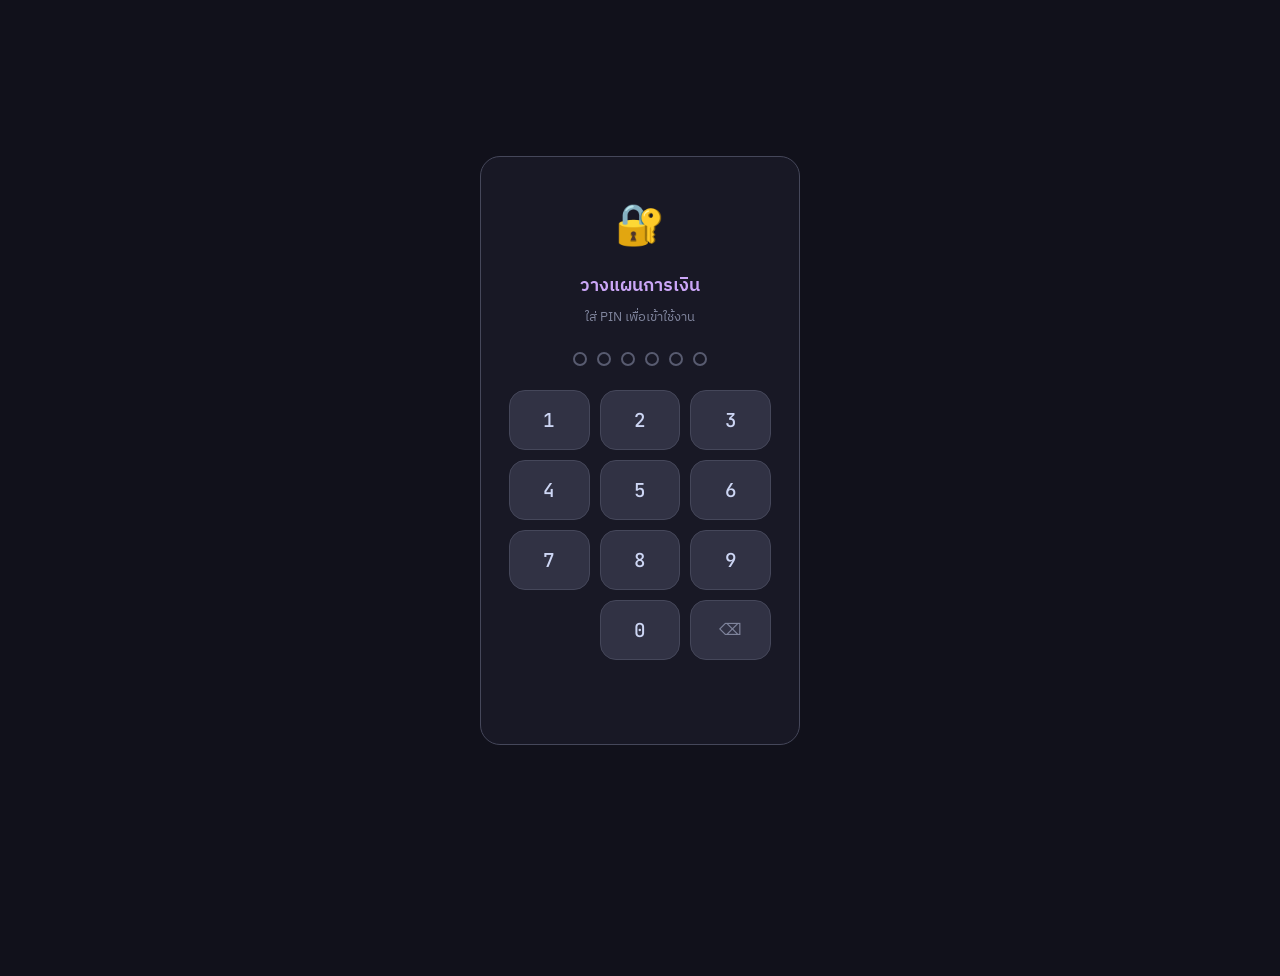
<file: index.html>
<!DOCTYPE html>
<html lang="th">
<head>
<meta charset="UTF-8">
<meta name="viewport" content="width=device-width, initial-scale=1.0">
<title>วางแผนการเงิน</title>
<link rel="preconnect" href="https://fonts.googleapis.com">
<link href="https://fonts.googleapis.com/css2?family=IBM+Plex+Sans+Thai:wght@300;400;500;600;700&family=JetBrains+Mono:wght@400;500;600&display=swap" rel="stylesheet">
<link rel="stylesheet" href="style.css">
<link rel="manifest" href="manifest.webmanifest">
<meta name="theme-color" content="#11111b">
<link rel="apple-touch-icon" href="apple-touch-icon.png">
<meta name="apple-mobile-web-app-capable" content="yes">
<meta name="apple-mobile-web-app-status-bar-style" content="black-translucent">
<meta name="apple-mobile-web-app-title" content="วางแผนการเงิน">
</head>
<body>

<!-- PIN Screen -->
<div id="pinScreen">
  <div class="pin-card">
    <div class="pin-icon">🔐</div>
    <div class="pin-title">วางแผนการเงิน</div>
    <div class="pin-subtitle">ใส่ PIN เพื่อเข้าใช้งาน</div>
    <div class="pin-dots" id="pinDots">
      <div class="pin-dot"></div>
      <div class="pin-dot"></div>
      <div class="pin-dot"></div>
      <div class="pin-dot"></div>
      <div class="pin-dot"></div>
      <div class="pin-dot"></div>
    </div>
    <div class="pin-numpad" id="pinNumpad"></div>
    <div class="pin-error" id="pinError"></div>
    <div class="pin-loading" id="pinLoading"></div>
  </div>
</div>

<!-- Main App -->
<div id="mainApp">
  <div class="app">
    <div class="app-header">
      <div class="header-top">
        <div class="header-title" id="appTitle">💰 วางแผนการเงิน</div>
        <div class="header-right">
          <div class="sync-status">
            <div class="sync-dot" id="syncDot"></div>
            <span id="syncLabel" style="color:var(--overlay1)">—</span>
          </div>
          <button class="logout-btn" id="logoutBtn" title="ออกจากระบบ">🔒 ล็อค</button>
        </div>
      </div>
      <div class="month-nav" id="monthNav">
        <button class="nav-btn" id="prevMonthBtn">‹</button>
        <div class="month-label" id="monthLabel">—</div>
        <button class="nav-btn" id="nextMonthBtn">›</button>
      </div>
    </div>

    <div class="tab-page" id="tabPlan">

    <div class="card summary-card">
      <div class="card-title"><span class="dot" style="background:var(--mauve)"></span>สรุปภาพรวม</div>
      <div class="summary-grid">
        <div class="summary-item">
          <div class="summary-item-label">รายได้คาดการณ์</div>
          <div class="summary-item-value" style="color:var(--green)" id="sumIncome">฿0</div>
          <div class="summary-item-sub" id="sumIncomeReceived">ได้รับแล้ว ฿0</div>
        </div>
        <div class="summary-item">
          <div class="summary-item-label">รายจ่ายทั้งหมด</div>
          <div class="summary-item-value" style="color:var(--maroon)" id="sumExpense">฿0</div>
          <div class="summary-item-sub" id="sumExpensePaid">จ่ายแล้ว ฿0</div>
        </div>
      </div>
      <div class="balance-block">
        <div>
          <div class="balance-label">ยอดคงเหลือคาดการณ์</div>
          <div class="balance-value" id="balanceValue">฿0</div>
        </div>
        <span class="badge" id="balanceBadge">—</span>
      </div>
      <div id="copyBanner" style="display:none;margin-top:12px;">
        <button class="btn btn-copy" id="copyFromPrevBtn">📋 คัดลอกรายการจากเดือนก่อนหน้า</button>
      </div>
    </div>

    <div class="card">
      <div class="card-title-row">
        <div class="card-title"><span class="dot" style="background:var(--green)"></span>รายได้เดือนนี้</div>
        <button class="btn btn-copy btn-sm" id="copyIncomeBtn">📋 คัดลอกรายได้</button>
      </div>
      <button class="settings-toggle" id="settingsToggle">⚙ ค่าแรงต่อวัน & ภาษี <span id="settingsChevron">▾</span></button>
      <div class="settings-body" id="settingsBody">
        <div class="settings-row">
          <div class="field-group">
            <div class="field-label">ค่าแรงต่อวัน (บาท)</div>
            <input type="number" id="dailyWage" placeholder="เช่น 800" min="0">
          </div>
          <div class="field-group">
            <div class="field-label">ภาษีหัก ณ ที่จ่าย (%)</div>
            <input type="number" id="taxRate" placeholder="เช่น 3" min="0" max="100" step="0.1">
          </div>
          <button class="btn btn-ghost btn-sm" id="saveProfileBtn" style="margin-bottom:1px">บันทึก</button>
        </div>
        <div style="margin-top:8px;font-size:.75rem;color:var(--overlay1)" id="profileStatus"></div>
        <hr class="divider">
      </div>
      <div class="mode-tabs">
        <button class="mode-tab active" data-mode="manual">กรอกเอง</button>
        <button class="mode-tab" data-mode="calc">คำนวณจากวันทำงาน</button>
      </div>
      <div id="modeManual" class="add-form">
        <div class="add-row">
          <input type="text" id="incomeNameManual" placeholder="ชื่อรายการรายได้" style="flex:2">
          <input type="number" id="incomeAmountManual" placeholder="จำนวน (บาท)" style="flex:1">
        </div>
        <button class="btn btn-green btn-sm" id="addIncomeManualBtn">+ เพิ่มรายได้</button>
      </div>
      <div id="modeCalc" class="add-form" style="display:none">
        <div class="add-row">
          <input type="text" id="incomeNameCalc" placeholder="ชื่อรายการ" style="flex:2">
          <input type="number" id="workDays" placeholder="จำนวนวัน" style="flex:1" min="0">
        </div>
        <div class="preview-box" id="calcPreview"></div>
        <button class="btn btn-green btn-sm" id="addIncomeCalcBtn">+ เพิ่มรายได้</button>
      </div>
      <hr class="divider">
      <div class="item-list" id="incomeList"></div>
    </div>

    <div class="card">
      <div class="card-title-row">
        <div class="card-title"><span class="dot" style="background:var(--maroon)"></span>รายจ่ายเดือนนี้</div>
        <button class="btn btn-copy btn-sm" id="copyExpenseBtn">📋 คัดลอกรายจ่าย</button>
      </div>
      <div class="add-form">
        <div class="add-row">
          <input type="text" id="expenseName" placeholder="ชื่อรายการ" style="flex:2">
          <input type="number" id="expenseAmount" placeholder="จำนวน (บาท)" style="flex:1">
        </div>
        <div class="add-row" style="align-items:center">
          <div class="field-group">
            <div class="field-label">วันที่กำหนดจ่าย (ไม่บังคับ)</div>
            <input type="number" id="expenseDueDay" placeholder="วันที่ 1-31" min="1" max="31">
          </div>
          <button class="btn btn-primary btn-sm" id="addExpenseBtn" style="margin-top:16px">+ เพิ่มรายจ่าย</button>
        </div>
      </div>
      <hr class="divider">
      <div class="item-list" id="expenseList"></div>
    </div>

    </div>

    <div class="tab-page" id="tabCalendar" style="display:none">
      <div class="card">
        <div class="card-title-row">
          <div class="card-title"><span class="dot" style="background:var(--blue)"></span>ปฏิทิน</div>
        </div>
        <div class="cal-nav">
          <button class="nav-btn" id="calPrevBtn">‹</button>
          <div class="month-label" id="calMonthLabel">—</div>
          <button class="nav-btn" id="calNextBtn">›</button>
        </div>
        <div class="cal-weekdays">
          <span>อา</span><span>จ</span><span>อ</span><span>พ</span><span>พฤ</span><span>ศ</span><span>ส</span>
        </div>
        <div class="cal-grid" id="calGrid"></div>
      </div>
      <div class="card">
        <div class="card-title" id="calNoteTitle"><span class="dot" style="background:var(--mauve)"></span>บันทึกประจำวัน</div>
        <textarea id="calNoteText" class="cal-note-input" rows="4" placeholder="วันนี้ต้องทำอะไรบ้าง..."></textarea>
        <button class="btn btn-primary btn-sm" id="calNoteSaveBtn" style="margin-top:10px">บันทึก</button>
      </div>
    </div>

    <div class="tab-page" id="tabTodo" style="display:none">
      <div class="card">
        <div class="card-title-row">
          <div class="card-title"><span class="dot" style="background:var(--green)"></span>งานที่ต้องทำ</div>
        </div>
        <div class="add-row">
          <input type="text" id="todoNameInput" placeholder="ต้องทำอะไร..." style="flex:1">
          <button class="btn btn-green btn-sm" id="addTodoBtn">+ เพิ่ม</button>
        </div>
        <hr class="divider">
        <div class="item-list" id="todoList"></div>
      </div>
    </div>

    <div class="tab-page" id="tabSettings" style="display:none">
      <div class="card">
        <div class="card-title"><span class="dot" style="background:var(--peach)"></span>ค่าแรง & ภาษี</div>
        <div class="settings-row" style="flex-direction:column;align-items:stretch;gap:12px">
          <div class="field-group">
            <div class="field-label">ค่าแรงต่อวัน (บาท)</div>
            <input type="number" id="dailyWage2" placeholder="เช่น 800" min="0">
          </div>
          <div class="field-group">
            <div class="field-label">ภาษีหัก ณ ที่จ่าย (%)</div>
            <input type="number" id="taxRate2" placeholder="เช่น 3" min="0" max="100" step="0.1">
          </div>
          <button class="btn btn-primary btn-sm" id="saveProfileBtn2">บันทึก</button>
        </div>
        <div style="margin-top:10px;font-size:.75rem;color:var(--overlay1)" id="profileStatus2"></div>
      </div>
      <div class="card">
        <button class="btn btn-ghost" id="lockAppBtn2" style="width:100%;color:var(--red)">🔒 ล็อกแอป</button>
      </div>
      <div class="card">
        <div style="font-size:.78rem;color:var(--overlay0);line-height:1.6">
          ข้อมูลทั้งหมด (วางแผนรายเดือน / ปฏิทิน / งานที่ต้องทำ / ค่าแรง-ภาษี) sync ขึ้น Google Sheet ทุกอย่าง
        </div>
      </div>
    </div>

  </div>

  <nav class="bottom-nav">
    <button class="bn-btn active" data-tab="plan"><span class="bn-icon">💰</span><span>วางแผน</span></button>
    <button class="bn-btn" data-tab="calendar"><span class="bn-icon">📅</span><span>ปฏิทิน</span></button>
    <button class="bn-btn" data-tab="todo"><span class="bn-icon">✅</span><span>งาน</span></button>
    <button class="bn-btn" data-tab="settings"><span class="bn-icon">⚙️</span><span>ตั้งค่า</span></button>
  </nav>
</div>

<div class="modal-overlay" id="pasteModal">
  <div class="modal">
    <div class="modal-title" id="pasteModalTitle">วางรายการไปยังเดือน</div>
    <div class="modal-body">
      <div style="font-size:.8rem;color:var(--subtext0)" id="pasteModalDesc"></div>
      <div class="year-row">
        <button class="nav-btn" id="pasteYearPrev">‹</button>
        <div class="year-val" id="pasteYearLabel">—</div>
        <button class="nav-btn" id="pasteYearNext">›</button>
      </div>
      <div class="month-grid" id="pasteMonthGrid"></div>
    </div>
    <div class="modal-footer">
      <button class="btn btn-ghost btn-sm" id="pasteModalCancel">ยกเลิก</button>
      <button class="btn btn-primary btn-sm" id="pasteModalConfirm">วางรายการ</button>
    </div>
  </div>
</div>

<div class="toast" id="toast"></div>

<script src="app.js"></script>
</body>
</html>
</file>
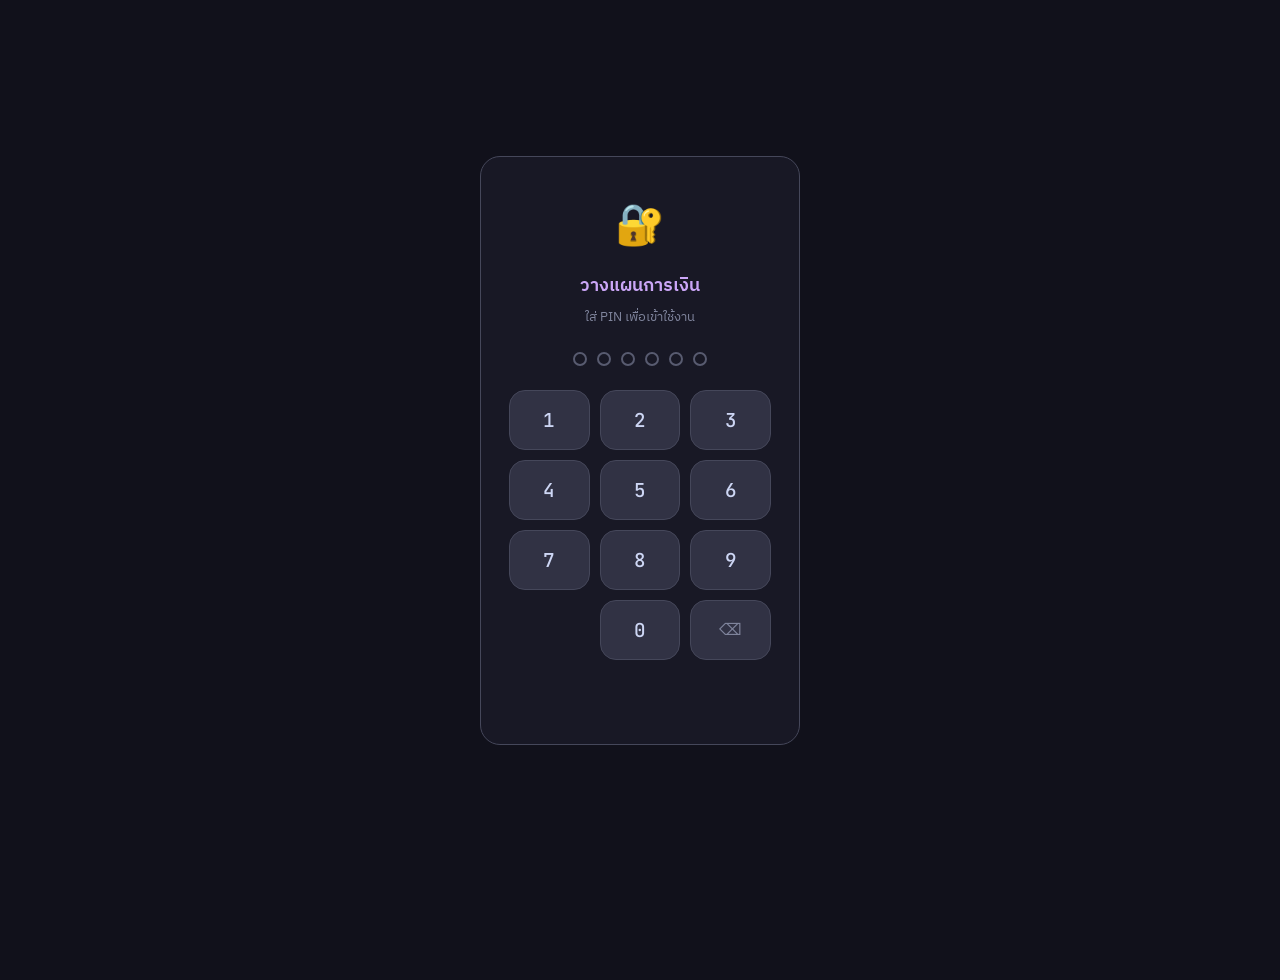
<file: legacy/index.html>
<!DOCTYPE html>
<html lang="th">
<head>
<meta charset="UTF-8">
<meta name="viewport" content="width=device-width, initial-scale=1.0">
<title>วางแผนการเงิน</title>
<link rel="preconnect" href="https://fonts.googleapis.com">
<link href="https://fonts.googleapis.com/css2?family=IBM+Plex+Sans+Thai:wght@300;400;500;600;700&family=JetBrains+Mono:wght@400;500;600&display=swap" rel="stylesheet">
<link rel="stylesheet" href="style.css">
</head>
<body>

<!-- PIN Screen -->
<div id="pinScreen">
  <div class="pin-card">
    <div class="pin-icon">🔐</div>
    <div class="pin-title">วางแผนการเงิน</div>
    <div class="pin-subtitle">ใส่ PIN เพื่อเข้าใช้งาน</div>
    <div class="pin-dots" id="pinDots">
      <div class="pin-dot"></div>
      <div class="pin-dot"></div>
      <div class="pin-dot"></div>
      <div class="pin-dot"></div>
      <div class="pin-dot"></div>
      <div class="pin-dot"></div>
    </div>
    <div class="pin-numpad" id="pinNumpad"></div>
    <div class="pin-error" id="pinError"></div>
    <div class="pin-loading" id="pinLoading"></div>
  </div>
</div>

<!-- Main App -->
<div id="mainApp">
  <div class="app">
    <div class="app-header">
      <div class="header-top">
        <div class="header-title">💰 วางแผนการเงิน</div>
        <div class="header-right">
          <div class="sync-status">
            <div class="sync-dot" id="syncDot"></div>
            <span id="syncLabel" style="color:var(--overlay1)">—</span>
          </div>
          <button class="logout-btn" id="logoutBtn" title="ออกจากระบบ">🔒 ล็อค</button>
        </div>
      </div>
      <div class="month-nav">
        <button class="nav-btn" id="prevMonthBtn">‹</button>
        <div class="month-label" id="monthLabel">—</div>
        <button class="nav-btn" id="nextMonthBtn">›</button>
      </div>
    </div>

    <div class="card summary-card">
      <div class="card-title"><span class="dot" style="background:var(--mauve)"></span>สรุปภาพรวม</div>
      <div class="summary-grid">
        <div class="summary-item">
          <div class="summary-item-label">รายได้คาดการณ์</div>
          <div class="summary-item-value" style="color:var(--green)" id="sumIncome">฿0</div>
          <div class="summary-item-sub" id="sumIncomeReceived">ได้รับแล้ว ฿0</div>
        </div>
        <div class="summary-item">
          <div class="summary-item-label">รายจ่ายทั้งหมด</div>
          <div class="summary-item-value" style="color:var(--maroon)" id="sumExpense">฿0</div>
          <div class="summary-item-sub" id="sumExpensePaid">จ่ายแล้ว ฿0</div>
        </div>
      </div>
      <div class="balance-block">
        <div>
          <div class="balance-label">ยอดคงเหลือคาดการณ์</div>
          <div class="balance-value" id="balanceValue">฿0</div>
        </div>
        <span class="badge" id="balanceBadge">—</span>
      </div>
      <div id="copyBanner" style="display:none;margin-top:12px;">
        <button class="btn btn-copy" id="copyFromPrevBtn">📋 คัดลอกรายการจากเดือนก่อนหน้า</button>
      </div>
    </div>

    <div class="card">
      <div class="card-title-row">
        <div class="card-title"><span class="dot" style="background:var(--green)"></span>รายได้เดือนนี้</div>
        <button class="btn btn-copy btn-sm" id="copyIncomeBtn">📋 คัดลอกรายได้</button>
      </div>
      <button class="settings-toggle" id="settingsToggle">⚙ ค่าแรงต่อวัน & ภาษี <span id="settingsChevron">▾</span></button>
      <div class="settings-body" id="settingsBody">
        <div class="settings-row">
          <div class="field-group">
            <div class="field-label">ค่าแรงต่อวัน (บาท)</div>
            <input type="number" id="dailyWage" placeholder="เช่น 800" min="0">
          </div>
          <div class="field-group">
            <div class="field-label">ภาษีหัก ณ ที่จ่าย (%)</div>
            <input type="number" id="taxRate" placeholder="เช่น 3" min="0" max="100" step="0.1">
          </div>
          <button class="btn btn-ghost btn-sm" id="saveProfileBtn" style="margin-bottom:1px">บันทึก</button>
        </div>
        <div style="margin-top:8px;font-size:.75rem;color:var(--overlay1)" id="profileStatus"></div>
        <hr class="divider">
      </div>
      <div class="mode-tabs">
        <button class="mode-tab active" data-mode="manual">กรอกเอง</button>
        <button class="mode-tab" data-mode="calc">คำนวณจากวันทำงาน</button>
      </div>
      <div id="modeManual" class="add-form">
        <div class="add-row">
          <input type="text" id="incomeNameManual" placeholder="ชื่อรายการรายได้" style="flex:2">
          <input type="number" id="incomeAmountManual" placeholder="จำนวน (บาท)" style="flex:1">
        </div>
        <button class="btn btn-green btn-sm" id="addIncomeManualBtn">+ เพิ่มรายได้</button>
      </div>
      <div id="modeCalc" class="add-form" style="display:none">
        <div class="add-row">
          <input type="text" id="incomeNameCalc" placeholder="ชื่อรายการ" style="flex:2">
          <input type="number" id="workDays" placeholder="จำนวนวัน" style="flex:1" min="0">
        </div>
        <div class="preview-box" id="calcPreview"></div>
        <button class="btn btn-green btn-sm" id="addIncomeCalcBtn">+ เพิ่มรายได้</button>
      </div>
      <hr class="divider">
      <div class="item-list" id="incomeList"></div>
    </div>

    <div class="card">
      <div class="card-title-row">
        <div class="card-title"><span class="dot" style="background:var(--maroon)"></span>รายจ่ายเดือนนี้</div>
        <button class="btn btn-copy btn-sm" id="copyExpenseBtn">📋 คัดลอกรายจ่าย</button>
      </div>
      <div class="add-form">
        <div class="add-row">
          <input type="text" id="expenseName" placeholder="ชื่อรายการ" style="flex:2">
          <input type="number" id="expenseAmount" placeholder="จำนวน (บาท)" style="flex:1">
        </div>
        <div class="add-row" style="align-items:center">
          <div class="field-group">
            <div class="field-label">วันที่กำหนดจ่าย (ไม่บังคับ)</div>
            <input type="number" id="expenseDueDay" placeholder="วันที่ 1-31" min="1" max="31">
          </div>
          <button class="btn btn-primary btn-sm" id="addExpenseBtn" style="margin-top:16px">+ เพิ่มรายจ่าย</button>
        </div>
      </div>
      <hr class="divider">
      <div class="item-list" id="expenseList"></div>
    </div>
  </div>
</div>

<div class="modal-overlay" id="pasteModal">
  <div class="modal">
    <div class="modal-title" id="pasteModalTitle">วางรายการไปยังเดือน</div>
    <div class="modal-body">
      <div style="font-size:.8rem;color:var(--subtext0)" id="pasteModalDesc"></div>
      <div class="year-row">
        <button class="nav-btn" id="pasteYearPrev">‹</button>
        <div class="year-val" id="pasteYearLabel">—</div>
        <button class="nav-btn" id="pasteYearNext">›</button>
      </div>
      <div class="month-grid" id="pasteMonthGrid"></div>
    </div>
    <div class="modal-footer">
      <button class="btn btn-ghost btn-sm" id="pasteModalCancel">ยกเลิก</button>
      <button class="btn btn-primary btn-sm" id="pasteModalConfirm">วางรายการ</button>
    </div>
  </div>
</div>

<div class="toast" id="toast"></div>

<script src="app.js"></script>
</body>
</html>
</file>
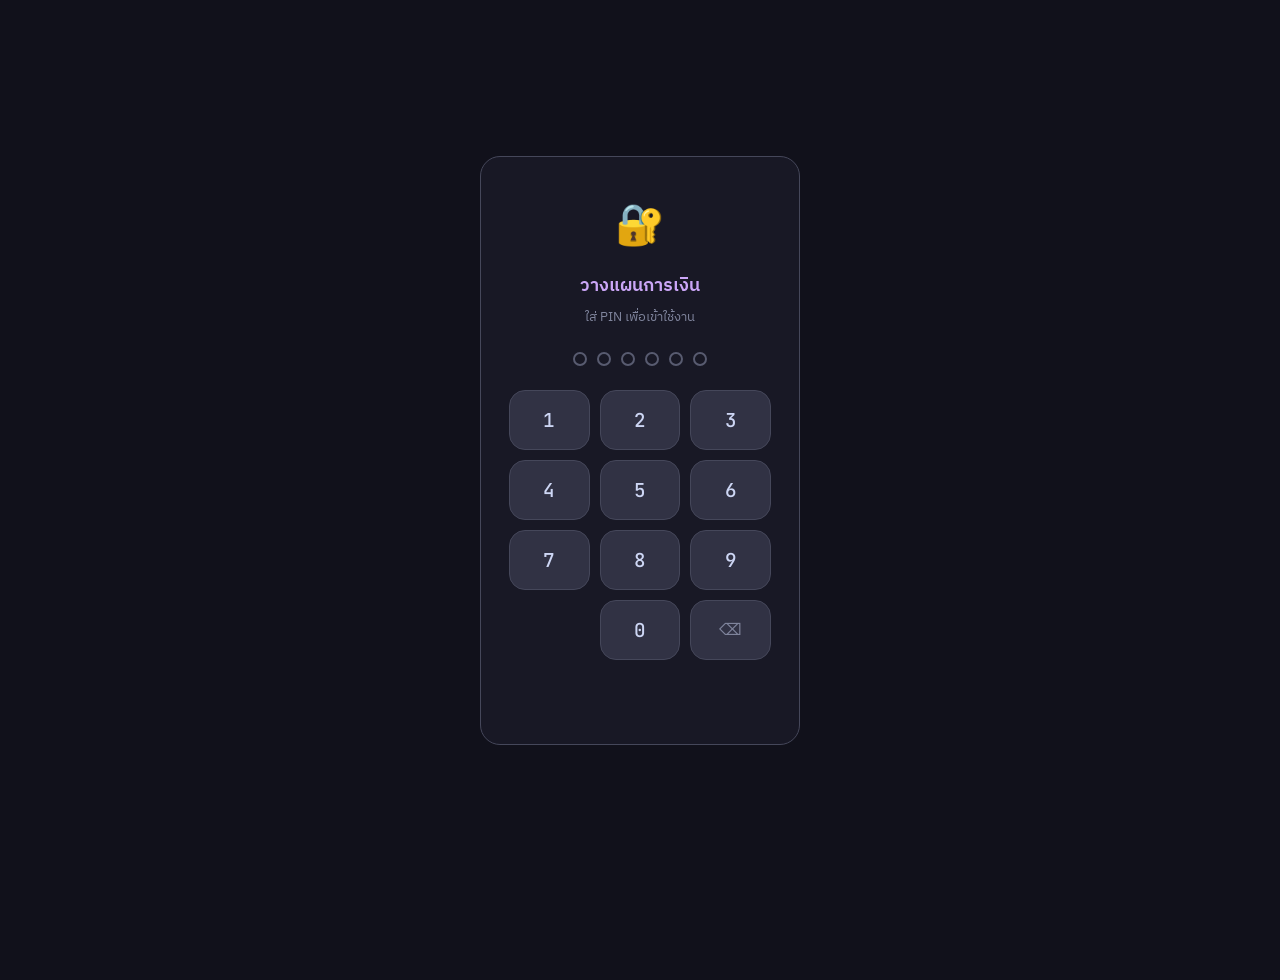
<file: monthly-planner.html>
<!DOCTYPE html>
<html lang="th">
<head>
<meta charset="UTF-8">
<meta name="viewport" content="width=device-width, initial-scale=1.0">
<title>วางแผนการเงิน</title>
<link rel="preconnect" href="https://fonts.googleapis.com">
<link href="https://fonts.googleapis.com/css2?family=IBM+Plex+Sans+Thai:wght@300;400;500;600;700&family=JetBrains+Mono:wght@400;500;600&display=swap" rel="stylesheet">
<style>
  *, *::before, *::after { box-sizing: border-box; margin: 0; padding: 0; }
  :root {
    --base: #1e1e2e; --mantle: #181825; --crust: #11111b;
    --surface0: #313244; --surface1: #45475a; --surface2: #585b70;
    --overlay0: #6c7086; --overlay1: #7f849c;
    --subtext0: #a6adc8; --subtext1: #bac2de; --text: #cdd6f4;
    --blue: #89b4fa; --teal: #94e2d5; --green: #a6e3a1;
    --yellow: #f9e2af; --peach: #fab387; --maroon: #eba0ac;
    --red: #f38ba8; --mauve: #cba6f7;
    --r: 16px; --r-sm: 10px; --r-lg: 20px;
  }
  html { font-size: 16px; }
  body { background: var(--crust); color: var(--text); font-family: 'IBM Plex Sans Thai', sans-serif; min-height: 100vh; padding-bottom: 80px; }
  .app { max-width: 700px; margin: 0 auto; padding: 0 16px; }

  /* ── PIN Screen ── */
  #pinScreen {
    min-height: 100vh; display: flex; align-items: center; justify-content: center; padding: 20px;
  }
  .pin-card {
    background: var(--mantle); border: 1px solid var(--surface1); border-radius: var(--r-lg);
    padding: 36px 28px; width: 100%; max-width: 320px; text-align: center;
  }
  .pin-icon { font-size: 2.5rem; margin-bottom: 12px; }
  .pin-title { font-size: 1.1rem; font-weight: 600; color: var(--mauve); margin-bottom: 6px; }
  .pin-subtitle { font-size: .82rem; color: var(--overlay1); margin-bottom: 24px; }
  .pin-dots { display: flex; gap: 10px; justify-content: center; margin-bottom: 24px; }
  .pin-dot {
    width: 14px; height: 14px; border-radius: 50%;
    border: 2px solid var(--surface2); background: transparent; transition: all .15s;
  }
  .pin-dot.filled { background: var(--mauve); border-color: var(--mauve); }
  .pin-numpad { display: grid; grid-template-columns: repeat(3, 1fr); gap: 10px; }
  .pin-key {
    background: var(--surface0); border: 1px solid var(--surface1); color: var(--text);
    border-radius: var(--r); padding: 16px; font-size: 1.2rem; font-weight: 500;
    cursor: pointer; font-family: 'JetBrains Mono', monospace;
    transition: background .1s, transform .1s; user-select: none;
  }
  .pin-key:active { background: var(--surface1); transform: scale(.95); }
  .pin-key.del { font-size: 1rem; color: var(--overlay1); }
  .pin-key.empty { background: transparent; border-color: transparent; cursor: default; }
  .pin-error { color: var(--red); font-size: .82rem; margin-top: 14px; min-height: 20px; }
  .pin-loading { color: var(--overlay1); font-size: .82rem; margin-top: 14px; }

  /* ── Main App ── */
  #mainApp { display: none; }
  .app-header { background: var(--mantle); border-bottom: 1px solid var(--surface0); padding: 18px 20px 14px; margin: 0 -16px 20px; position: sticky; top: 0; z-index: 100; }
  .header-top { display: flex; align-items: center; justify-content: space-between; }
  .header-title { font-size: 1.1rem; font-weight: 600; color: var(--mauve); letter-spacing: .02em; }
  .header-right { display: flex; align-items: center; gap: 10px; }
  .sync-status { font-size: .72rem; display: flex; align-items: center; gap: 5px; }
  .sync-dot { width: 7px; height: 7px; border-radius: 50%; background: var(--overlay0); }
  .sync-dot.ok { background: var(--green); }
  .sync-dot.busy { background: var(--yellow); animation: pulse .8s infinite; }
  .sync-dot.err { background: var(--red); }
  @keyframes pulse { 0%,100%{opacity:1} 50%{opacity:.4} }
  .logout-btn { background: transparent; border: none; color: var(--overlay1); cursor: pointer; font-size: .8rem; padding: 4px 8px; border-radius: var(--r-sm); transition: color .15s; }
  .logout-btn:hover { color: var(--red); }
  .month-nav { display: flex; align-items: center; gap: 12px; margin-top: 10px; }
  .month-label { font-family: 'JetBrains Mono', monospace; font-size: 1rem; color: var(--text); font-weight: 500; flex: 1; text-align: center; }
  .nav-btn { background: var(--surface0); border: none; color: var(--subtext1); border-radius: var(--r-sm); width: 34px; height: 34px; cursor: pointer; font-size: 1.1rem; display: flex; align-items: center; justify-content: center; transition: background .15s; }
  .nav-btn:hover { background: var(--surface1); color: var(--text); }

  .card { background: var(--mantle); border-radius: var(--r-lg); border: 1px solid var(--surface0); padding: 18px; margin-bottom: 16px; }
  .card-title { font-size: .8rem; font-weight: 600; letter-spacing: .08em; text-transform: uppercase; color: var(--overlay1); margin-bottom: 14px; display: flex; align-items: center; gap: 8px; }
  .card-title .dot { width: 8px; height: 8px; border-radius: 50%; flex-shrink: 0; }
  .card-title-row { display: flex; align-items: center; justify-content: space-between; margin-bottom: 14px; }
  .card-title-row .card-title { margin-bottom: 0; }

  .summary-card { background: linear-gradient(135deg, var(--mantle) 0%, #1a1a2e 100%); border-color: var(--surface1); }
  .summary-grid { display: grid; grid-template-columns: 1fr 1fr; gap: 12px; margin-bottom: 14px; }
  .summary-item { background: var(--surface0); border-radius: var(--r); padding: 12px 14px; }
  .summary-item-label { font-size: .72rem; color: var(--overlay1); margin-bottom: 4px; }
  .summary-item-value { font-family: 'JetBrains Mono', monospace; font-size: .95rem; font-weight: 600; }
  .summary-item-sub { font-family: 'JetBrains Mono', monospace; font-size: .75rem; color: var(--subtext0); margin-top: 2px; }
  .balance-block { background: var(--surface0); border-radius: var(--r-lg); padding: 16px; display: flex; align-items: center; justify-content: space-between; gap: 12px; }
  .balance-label { font-size: .8rem; color: var(--subtext0); }
  .balance-value { font-family: 'JetBrains Mono', monospace; font-size: 1.6rem; font-weight: 700; }
  .badge { padding: 4px 10px; border-radius: 20px; font-size: .72rem; font-weight: 600; white-space: nowrap; }
  .badge-ok { background: color-mix(in srgb, var(--green) 20%, transparent); color: var(--green); }
  .badge-warn { background: color-mix(in srgb, var(--peach) 20%, transparent); color: var(--peach); }

  .settings-toggle { background: var(--surface0); border: none; color: var(--subtext1); border-radius: var(--r-sm); padding: 8px 12px; font-size: .8rem; cursor: pointer; display: flex; align-items: center; gap: 6px; font-family: 'IBM Plex Sans Thai', sans-serif; transition: background .15s; margin-bottom: 12px; }
  .settings-toggle:hover { background: var(--surface1); color: var(--text); }
  .settings-body { display: none; }
  .settings-body.open { display: block; }
  .settings-row { display: flex; gap: 10px; align-items: flex-end; }
  .field-group { flex: 1; }
  .field-label { font-size: .75rem; color: var(--subtext0); margin-bottom: 5px; }

  input[type=text], input[type=number] { background: var(--surface0); border: 1px solid var(--surface1); color: var(--text); border-radius: var(--r-sm); padding: 9px 12px; font-family: 'IBM Plex Sans Thai', sans-serif; font-size: .9rem; width: 100%; outline: none; transition: border-color .15s; }
  input[type=text]:focus, input[type=number]:focus { border-color: var(--mauve); }
  input[type=number] { font-family: 'JetBrains Mono', monospace; }
  input::placeholder { color: var(--overlay0); }

  .mode-tabs { display: flex; background: var(--surface0); border-radius: var(--r-sm); padding: 3px; gap: 3px; margin-bottom: 12px; }
  .mode-tab { flex: 1; padding: 7px; border: none; border-radius: 7px; cursor: pointer; font-family: 'IBM Plex Sans Thai', sans-serif; font-size: .8rem; background: transparent; color: var(--subtext0); transition: all .15s; }
  .mode-tab.active { background: var(--surface1); color: var(--text); font-weight: 500; }

  .add-form { display: flex; flex-direction: column; gap: 8px; }
  .add-row { display: flex; gap: 8px; }
  .preview-box { background: var(--surface0); border-radius: var(--r-sm); padding: 10px 12px; font-family: 'JetBrains Mono', monospace; font-size: .82rem; color: var(--teal); display: none; }
  .preview-box.show { display: block; }

  .btn { padding: 9px 16px; border-radius: var(--r-sm); border: none; cursor: pointer; font-family: 'IBM Plex Sans Thai', sans-serif; font-size: .85rem; font-weight: 500; transition: opacity .15s; white-space: nowrap; }
  .btn:hover { opacity: .85; }
  .btn-primary { background: var(--mauve); color: var(--crust); }
  .btn-green { background: var(--green); color: var(--crust); }
  .btn-sm { padding: 5px 10px; font-size: .78rem; }
  .btn-ghost { background: var(--surface0); color: var(--subtext1); border: 1px solid var(--surface1); }
  .btn-ghost:hover { background: var(--surface1); color: var(--text); opacity: 1; }
  .btn-copy { background: color-mix(in srgb, var(--blue) 20%, transparent); color: var(--blue); border: 1px solid color-mix(in srgb, var(--blue) 30%, transparent); font-size: .78rem; padding: 7px 12px; }

  .item-list { display: flex; flex-direction: column; gap: 6px; }
  .item { background: var(--surface0); border-radius: var(--r); padding: 11px 12px; display: flex; align-items: center; gap: 10px; border: 1px solid transparent; transition: border-color .15s; }
  .item:hover { border-color: var(--surface1); }
  .item.done { opacity: .5; }
  .item.done .item-name { text-decoration: line-through; color: var(--overlay0); }
  .item-check { width: 20px; height: 20px; border-radius: 6px; border: 2px solid var(--surface2); background: transparent; cursor: pointer; flex-shrink: 0; display: flex; align-items: center; justify-content: center; transition: all .15s; }
  .item-check.checked-green { border-color: var(--green); background: color-mix(in srgb, var(--green) 25%, transparent); }
  .item-check.checked-mauve { border-color: var(--mauve); background: color-mix(in srgb, var(--mauve) 25%, transparent); }
  .item-check svg { display: none; }
  .item-check.checked-green svg, .item-check.checked-mauve svg { display: block; }
  .item-name { flex: 1; font-size: .9rem; min-width: 0; }
  .item-amount { font-family: 'JetBrains Mono', monospace; font-size: .88rem; font-weight: 500; flex-shrink: 0; }
  .item-due { font-size: .73rem; color: var(--overlay1); flex-shrink: 0; }
  .item-actions { display: flex; gap: 2px; flex-shrink: 0; }
  .item-btn { background: transparent; border: none; color: var(--overlay0); cursor: pointer; padding: 3px 5px; border-radius: 4px; font-size: .85rem; transition: color .15s; line-height: 1; }
  .item-btn:hover { color: var(--text); }
  .item-btn.delete:hover { color: var(--red); }
  .item-btn.edit:hover { color: var(--blue); }

  .divider { border: none; border-top: 1px solid var(--surface0); margin: 12px 0; }
  .empty-state { text-align: center; color: var(--overlay0); font-size: .85rem; padding: 24px; }

  .modal-overlay { position: fixed; inset: 0; background: rgba(0,0,0,.6); z-index: 200; display: flex; align-items: center; justify-content: center; padding: 20px; opacity: 0; pointer-events: none; transition: opacity .2s; }
  .modal-overlay.open { opacity: 1; pointer-events: all; }
  .modal { background: var(--mantle); border: 1px solid var(--surface1); border-radius: var(--r-lg); padding: 22px; width: 100%; max-width: 360px; }
  .modal-title { font-size: .95rem; font-weight: 600; color: var(--text); margin-bottom: 16px; }
  .modal-body { display: flex; flex-direction: column; gap: 10px; margin-bottom: 16px; }
  .modal-footer { display: flex; gap: 8px; justify-content: flex-end; }
  .month-grid { display: grid; grid-template-columns: repeat(3,1fr); gap: 6px; margin-top: 8px; }
  .month-opt { background: var(--surface0); border: 1px solid var(--surface1); color: var(--subtext1); border-radius: var(--r-sm); padding: 8px 4px; cursor: pointer; font-family: 'IBM Plex Sans Thai', sans-serif; font-size: .8rem; text-align: center; transition: all .15s; }
  .month-opt:hover { background: var(--surface1); color: var(--text); }
  .month-opt.selected { background: color-mix(in srgb, var(--blue) 25%, transparent); border-color: var(--blue); color: var(--blue); }
  .year-row { display: flex; align-items: center; gap: 10px; justify-content: center; margin-bottom: 6px; }
  .year-val { font-family: 'JetBrains Mono', monospace; font-weight: 600; color: var(--text); min-width: 60px; text-align: center; }

  .toast { position: fixed; bottom: 24px; left: 50%; transform: translateX(-50%) translateY(20px); background: var(--surface1); color: var(--text); padding: 10px 18px; border-radius: 20px; font-size: .82rem; opacity: 0; transition: all .3s; z-index: 300; white-space: nowrap; pointer-events: none; }
  .toast.show { opacity: 1; transform: translateX(-50%) translateY(0); }

  @media (max-width: 480px) {
    .summary-grid { grid-template-columns: 1fr; }
    .add-row { flex-direction: column; }
    .balance-value { font-size: 1.3rem; }
  }
</style>
</head>
<body>

<!-- PIN Screen -->
<div id="pinScreen">
  <div class="pin-card">
    <div class="pin-icon">🔐</div>
    <div class="pin-title">วางแผนการเงิน</div>
    <div class="pin-subtitle">ใส่ PIN เพื่อเข้าใช้งาน</div>
    <div class="pin-dots" id="pinDots">
      <div class="pin-dot"></div>
      <div class="pin-dot"></div>
      <div class="pin-dot"></div>
      <div class="pin-dot"></div>
      <div class="pin-dot"></div>
      <div class="pin-dot"></div>
    </div>
    <div class="pin-numpad" id="pinNumpad"></div>
    <div class="pin-error" id="pinError"></div>
    <div class="pin-loading" id="pinLoading"></div>
  </div>
</div>

<!-- Main App -->
<div id="mainApp">
  <div class="app">
    <div class="app-header">
      <div class="header-top">
        <div class="header-title">💰 วางแผนการเงิน</div>
        <div class="header-right">
          <div class="sync-status">
            <div class="sync-dot" id="syncDot"></div>
            <span id="syncLabel" style="color:var(--overlay1)">—</span>
          </div>
          <button class="logout-btn" id="logoutBtn" title="ออกจากระบบ">🔒 ล็อค</button>
        </div>
      </div>
      <div class="month-nav">
        <button class="nav-btn" id="prevMonthBtn">‹</button>
        <div class="month-label" id="monthLabel">—</div>
        <button class="nav-btn" id="nextMonthBtn">›</button>
      </div>
    </div>

    <div class="card summary-card">
      <div class="card-title"><span class="dot" style="background:var(--mauve)"></span>สรุปภาพรวม</div>
      <div class="summary-grid">
        <div class="summary-item">
          <div class="summary-item-label">รายได้คาดการณ์</div>
          <div class="summary-item-value" style="color:var(--green)" id="sumIncome">฿0</div>
          <div class="summary-item-sub" id="sumIncomeReceived">ได้รับแล้ว ฿0</div>
        </div>
        <div class="summary-item">
          <div class="summary-item-label">รายจ่ายทั้งหมด</div>
          <div class="summary-item-value" style="color:var(--maroon)" id="sumExpense">฿0</div>
          <div class="summary-item-sub" id="sumExpensePaid">จ่ายแล้ว ฿0</div>
        </div>
      </div>
      <div class="balance-block">
        <div>
          <div class="balance-label">ยอดคงเหลือคาดการณ์</div>
          <div class="balance-value" id="balanceValue">฿0</div>
        </div>
        <span class="badge" id="balanceBadge">—</span>
      </div>
      <div id="copyBanner" style="display:none;margin-top:12px;">
        <button class="btn btn-copy" id="copyFromPrevBtn">📋 คัดลอกรายการจากเดือนก่อนหน้า</button>
      </div>
    </div>

    <div class="card">
      <div class="card-title-row">
        <div class="card-title"><span class="dot" style="background:var(--green)"></span>รายได้เดือนนี้</div>
        <button class="btn btn-copy btn-sm" id="copyIncomeBtn">📋 คัดลอกรายได้</button>
      </div>
      <button class="settings-toggle" id="settingsToggle">⚙ ค่าแรงต่อวัน & ภาษี <span id="settingsChevron">▾</span></button>
      <div class="settings-body" id="settingsBody">
        <div class="settings-row">
          <div class="field-group">
            <div class="field-label">ค่าแรงต่อวัน (บาท)</div>
            <input type="number" id="dailyWage" placeholder="เช่น 800" min="0">
          </div>
          <div class="field-group">
            <div class="field-label">ภาษีหัก ณ ที่จ่าย (%)</div>
            <input type="number" id="taxRate" placeholder="เช่น 3" min="0" max="100" step="0.1">
          </div>
          <button class="btn btn-ghost btn-sm" id="saveProfileBtn" style="margin-bottom:1px">บันทึก</button>
        </div>
        <div style="margin-top:8px;font-size:.75rem;color:var(--overlay1)" id="profileStatus"></div>
        <hr class="divider">
      </div>
      <div class="mode-tabs">
        <button class="mode-tab active" data-mode="manual">กรอกเอง</button>
        <button class="mode-tab" data-mode="calc">คำนวณจากวันทำงาน</button>
      </div>
      <div id="modeManual" class="add-form">
        <div class="add-row">
          <input type="text" id="incomeNameManual" placeholder="ชื่อรายการรายได้" style="flex:2">
          <input type="number" id="incomeAmountManual" placeholder="จำนวน (บาท)" style="flex:1">
        </div>
        <button class="btn btn-green btn-sm" id="addIncomeManualBtn">+ เพิ่มรายได้</button>
      </div>
      <div id="modeCalc" class="add-form" style="display:none">
        <div class="add-row">
          <input type="text" id="incomeNameCalc" placeholder="ชื่อรายการ" style="flex:2">
          <input type="number" id="workDays" placeholder="จำนวนวัน" style="flex:1" min="0">
        </div>
        <div class="preview-box" id="calcPreview"></div>
        <button class="btn btn-green btn-sm" id="addIncomeCalcBtn">+ เพิ่มรายได้</button>
      </div>
      <hr class="divider">
      <div class="item-list" id="incomeList"></div>
    </div>

    <div class="card">
      <div class="card-title-row">
        <div class="card-title"><span class="dot" style="background:var(--maroon)"></span>รายจ่ายเดือนนี้</div>
        <button class="btn btn-copy btn-sm" id="copyExpenseBtn">📋 คัดลอกรายจ่าย</button>
      </div>
      <div class="add-form">
        <div class="add-row">
          <input type="text" id="expenseName" placeholder="ชื่อรายการ" style="flex:2">
          <input type="number" id="expenseAmount" placeholder="จำนวน (บาท)" style="flex:1">
        </div>
        <div class="add-row" style="align-items:center">
          <div class="field-group">
            <div class="field-label">วันที่กำหนดจ่าย (ไม่บังคับ)</div>
            <input type="number" id="expenseDueDay" placeholder="วันที่ 1-31" min="1" max="31">
          </div>
          <button class="btn btn-primary btn-sm" id="addExpenseBtn" style="margin-top:16px">+ เพิ่มรายจ่าย</button>
        </div>
      </div>
      <hr class="divider">
      <div class="item-list" id="expenseList"></div>
    </div>
  </div>
</div>

<div class="modal-overlay" id="pasteModal">
  <div class="modal">
    <div class="modal-title" id="pasteModalTitle">วางรายการไปยังเดือน</div>
    <div class="modal-body">
      <div style="font-size:.8rem;color:var(--subtext0)" id="pasteModalDesc"></div>
      <div class="year-row">
        <button class="nav-btn" id="pasteYearPrev">‹</button>
        <div class="year-val" id="pasteYearLabel">—</div>
        <button class="nav-btn" id="pasteYearNext">›</button>
      </div>
      <div class="month-grid" id="pasteMonthGrid"></div>
    </div>
    <div class="modal-footer">
      <button class="btn btn-ghost btn-sm" id="pasteModalCancel">ยกเลิก</button>
      <button class="btn btn-primary btn-sm" id="pasteModalConfirm">วางรายการ</button>
    </div>
  </div>
</div>

<div class="toast" id="toast"></div>

<script>
const WEBAPP_URL = 'https://script.google.com/macros/s/AKfycbwIFRJnRQPKI1d2bvtHm3nrWN0Dhw7sC331eTrQo5HvROiCLuxS7QPQvXAdZwj7mMstBw/exec';
const SESSION_KEY = 'mp_session';

const MONTHS_TH = ['มกราคม','กุมภาพันธ์','มีนาคม','เมษายน','พฤษภาคม','มิถุนายน',
                   'กรกฎาคม','สิงหาคม','กันยายน','ตุลาคม','พฤศจิกายน','ธันวาคม'];
let currentYear = new Date().getFullYear();
let currentMonth = new Date().getMonth();
let plans = {}, profile = { dailyWage: 0, taxRate: 0 };
let incomeMode = 'manual', clipboard = null;
let pasteTargetYear = currentYear, pasteTargetMonth = currentMonth;
let saveTimer = null;

function monthKey(y, m) { return MONTHS_TH[m]; }
function currentKey() { return monthKey(currentYear, currentMonth); }
function prevKey() { let m=currentMonth-1,y=currentYear; if(m<0){m=11;y--;} return monthKey(y,m); }
function getMonthData(k) { if(!plans[k])plans[k]={incomes:[],expenses:[]}; return plans[k]; }
function fmt(n) { return '฿'+Number(n||0).toLocaleString('th-TH',{minimumFractionDigits:0,maximumFractionDigits:2}); }
function uid() { return Date.now().toString(36)+Math.random().toString(36).slice(2,6); }
function escHtml(s) { return String(s).replace(/&/g,'&amp;').replace(/</g,'&lt;').replace(/>/g,'&gt;'); }

// ── Toast ──
function showToast(msg,dur=2000){const t=document.getElementById('toast');t.textContent=msg;t.classList.add('show');setTimeout(()=>t.classList.remove('show'),dur);}

// ── Sync ──
function setSyncStatus(state,label){document.getElementById('syncDot').className='sync-dot '+state;document.getElementById('syncLabel').textContent=label;}

// ── API ──
function getToken() { return sessionStorage.getItem(SESSION_KEY); }

async function writeSheet(sheetName, rows) {
  const res = await fetch(WEBAPP_URL, {
    method: 'POST',
    headers: { 'Content-Type': 'text/plain' },
    body: JSON.stringify({ sheet: sheetName, rows, token: getToken() })
  });
  const data = await res.json();
  if (data.ok === false && data.error === 'unauthorized') { lockApp(); throw new Error('unauthorized'); }
  if (!data.ok) throw new Error('write failed');
}
async function readSheet(sheetName) {
  try {
    const res = await fetch(`${WEBAPP_URL}?sheet=${encodeURIComponent(sheetName)}&token=${encodeURIComponent(getToken()||'')}`);
    const data = await res.json();
    if (data.ok === false && data.error === 'unauthorized') { lockApp(); return null; }
    return data.values || [];
  } catch { return null; }
}

// ── PIN ──
let pinInput = '';
const PIN_LENGTH = 6;

function buildNumpad() {
  const pad = document.getElementById('pinNumpad');
  const keys = ['1','2','3','4','5','6','7','8','9','','0','⌫'];
  pad.innerHTML = keys.map(k => {
    if (k === '') return `<button class="pin-key empty" disabled></button>`;
    if (k === '⌫') return `<button class="pin-key del" data-key="del">⌫</button>`;
    return `<button class="pin-key" data-key="${k}">${k}</button>`;
  }).join('');
  pad.querySelectorAll('.pin-key[data-key]').forEach(btn => {
    btn.addEventListener('click', () => handlePinKey(btn.dataset.key));
  });
}

function updatePinDots() {
  document.querySelectorAll('.pin-dot').forEach((d,i) => {
    d.classList.toggle('filled', i < pinInput.length);
  });
}

async function handlePinKey(key) {
  if (key === 'del') {
    pinInput = pinInput.slice(0, -1);
    updatePinDots();
    document.getElementById('pinError').textContent = '';
    return;
  }
  if (pinInput.length >= PIN_LENGTH) return;
  pinInput += key;
  updatePinDots();
  if (pinInput.length === PIN_LENGTH) {
    await verifyPin(pinInput);
  }
}

async function verifyPin(pin) {
  const loading = document.getElementById('pinLoading');
  const errEl = document.getElementById('pinError');
  loading.textContent = 'กำลังตรวจสอบ...';
  errEl.textContent = '';
  try {
    const res = await fetch(`${WEBAPP_URL}?action=checkpin&pin=${encodeURIComponent(pin)}`);
    const data = await res.json();
    loading.textContent = '';
    if (data.ok) {
      sessionStorage.setItem(SESSION_KEY, data.token);
      showMainApp();
    } else {
      pinInput = '';
      updatePinDots();
      errEl.textContent = '❌ PIN ไม่ถูกต้อง';
      setTimeout(() => { errEl.textContent = ''; }, 2000);
    }
  } catch {
    loading.textContent = '';
    pinInput = '';
    updatePinDots();
    errEl.textContent = '⚠️ เชื่อมต่อไม่ได้ ลองใหม่';
  }
}

function showMainApp() {
  document.getElementById('pinScreen').style.display = 'none';
  document.getElementById('mainApp').style.display = 'block';
  initApp();
}

function lockApp() {
  sessionStorage.removeItem(SESSION_KEY);
  document.getElementById('mainApp').style.display = 'none';
  document.getElementById('pinScreen').style.display = 'flex';
  pinInput = '';
  updatePinDots();
  document.getElementById('pinError').textContent = '';
}

document.getElementById('logoutBtn').onclick = lockApp;

// ── Save/Load ──
async function saveMonthToSheets(key) {
  setSyncStatus('busy','กำลังบันทึก...');
  try {
    const d = getMonthData(key);
    const rows = [['type','id','name','amount','done','dueDay']];
    for (const x of d.incomes) rows.push(['income',x.id,x.name,x.amount,x.done?'1':'0','']);
    for (const x of d.expenses) rows.push(['expense',x.id,x.name,x.amount,x.done?'1':'0',x.dueDay||'']);
    await writeSheet(key, rows);
    setSyncStatus('ok','บันทึกแล้ว');
  } catch {
    setSyncStatus('err','บันทึกไม่สำเร็จ');
    showToast('❌ บันทึกไม่สำเร็จ');
  }
}
async function saveProfileToSheets() {
  try { await writeSheet('ตั้งค่า',[['dailyWage','taxRate','pin'],[(profile.dailyWage||0),(profile.taxRate||0),'']]);} catch{}
}
async function loadMonthFromSheets(key) {
  const rows = await readSheet(key);
  if (!rows||rows.length<2){plans[key]={incomes:[],expenses:[]};return;}
  const incomes=[],expenses=[];
  for(let i=1;i<rows.length;i++){
    const [type,id,name,amount,done,dueDay]=rows[i];
    if(!type)continue;
    const item={id:id||uid(),name:name||'',amount:+amount||0,done:done==='1'};
    if(type==='income')incomes.push(item);
    else if(type==='expense')expenses.push({...item,dueDay:dueDay?+dueDay:null});
  }
  plans[key]={incomes,expenses};
}
async function loadProfileFromSheets() {
  const rows = await readSheet('ตั้งค่า');
  if(rows&&rows.length>=2){profile.dailyWage=+rows[1][0]||0;profile.taxRate=+rows[1][1]||0;}
}
function scheduleSave(key){clearTimeout(saveTimer);saveTimer=setTimeout(()=>saveMonthToSheets(key),800);}

// ── Summary ──
function updateSummary(){
  const d=getMonthData(currentKey());
  const ti=d.incomes.reduce((s,x)=>s+(+x.amount||0),0);
  const ri=d.incomes.filter(x=>x.done).reduce((s,x)=>s+(+x.amount||0),0);
  const te=d.expenses.reduce((s,x)=>s+(+x.amount||0),0);
  const pe=d.expenses.filter(x=>x.done).reduce((s,x)=>s+(+x.amount||0),0);
  const bal=ti-te;
  document.getElementById('sumIncome').textContent=fmt(ti);
  document.getElementById('sumIncomeReceived').textContent='ได้รับแล้ว '+fmt(ri);
  document.getElementById('sumExpense').textContent=fmt(te);
  document.getElementById('sumExpensePaid').textContent='จ่ายแล้ว '+fmt(pe);
  const bv=document.getElementById('balanceValue'),bb=document.getElementById('balanceBadge');
  bv.textContent=fmt(bal);
  if(te-pe<=0&&te>0){bv.style.color='var(--green)';bb.className='badge badge-ok';bb.textContent='✓ จ่ายครบแล้ว';}
  else if(te-pe>0){bv.style.color=bal>=0?'var(--yellow)':'var(--red)';bb.className='badge badge-warn';bb.textContent=`ค้างจ่าย ${fmt(te-pe)}`;}
  else{bv.style.color='var(--subtext1)';bb.className='badge';bb.textContent='—';}
  const pk=prevKey(),pd=plans[pk];
  const isEmpty=d.incomes.length===0&&d.expenses.length===0;
  const hasPrev=pd&&(pd.incomes.length>0||pd.expenses.length>0);
  document.getElementById('copyBanner').style.display=(isEmpty&&hasPrev)?'block':'none';
}

// ── Render ──
const chk=c=>`<svg width="10" height="8" viewBox="0 0 10 8" fill="none"><polyline points="1,4 4,7 9,1" stroke="${c}" stroke-width="2" stroke-linecap="round" stroke-linejoin="round"/></svg>`;
function renderIncomes(){
  const d=getMonthData(currentKey()),list=document.getElementById('incomeList');
  if(!d.incomes.length){list.innerHTML='<div class="empty-state">ยังไม่มีรายการรายได้</div>';return;}
  list.innerHTML=d.incomes.map((x,i)=>`<div class="item ${x.done?'done':''}">
    <button class="item-check ${x.done?'checked-green':''}" data-action="check" data-type="income" data-i="${i}">${chk('var(--green)')}</button>
    <span class="item-name">${escHtml(x.name)}</span>
    <span class="item-amount" style="color:var(--green)">${fmt(x.amount)}</span>
    <div class="item-actions">
      <button class="item-btn edit" data-action="edit" data-type="income" data-i="${i}">✎</button>
      <button class="item-btn delete" data-action="delete" data-type="income" data-i="${i}">✕</button>
    </div></div>`).join('');
}
function renderExpenses(){
  const d=getMonthData(currentKey());
  const sorted=[...d.expenses].map((x,i)=>({...x,_i:i})).sort((a,b)=>{
    if(!a.dueDay&&!b.dueDay)return 0;if(!a.dueDay)return 1;if(!b.dueDay)return -1;return(+a.dueDay)-(+b.dueDay);
  });
  const list=document.getElementById('expenseList');
  if(!sorted.length){list.innerHTML='<div class="empty-state">ยังไม่มีรายการรายจ่าย</div>';return;}
  list.innerHTML=sorted.map(x=>`<div class="item ${x.done?'done':''}">
    <button class="item-check ${x.done?'checked-mauve':''}" data-action="check" data-type="expense" data-i="${x._i}">${chk('var(--mauve)')}</button>
    ${x.dueDay?`<span class="item-due">วัน ${x.dueDay}</span>`:''}
    <span class="item-name">${escHtml(x.name)}</span>
    <span class="item-amount" style="color:var(--maroon)">${fmt(x.amount)}</span>
    <div class="item-actions">
      <button class="item-btn edit" data-action="edit" data-type="expense" data-i="${x._i}">✎</button>
      <button class="item-btn delete" data-action="delete" data-type="expense" data-i="${x._i}">✕</button>
    </div></div>`).join('');
}
function renderAll(){
  document.getElementById('monthLabel').textContent=`${MONTHS_TH[currentMonth]} ${currentYear+543}`;
  updateSummary();renderIncomes();renderExpenses();updateProfileUI();
}
function updateProfileUI(){
  document.getElementById('dailyWage').value=profile.dailyWage||'';
  document.getElementById('taxRate').value=profile.taxRate||'';
  if(profile.dailyWage)document.getElementById('profileStatus').textContent=`ค่าแรงต่อวัน: ${fmt(profile.dailyWage)} | ภาษี: ${profile.taxRate||0}%`;
}

// ── Inline edit ──
function openEdit(type,idx){
  const d=getMonthData(currentKey()),arr=type==='income'?d.incomes:d.expenses,x=arr[idx];
  const listEl=document.getElementById(type==='income'?'incomeList':'expenseList');
  let targetEl=null;
  listEl.querySelectorAll('.item').forEach(el=>{if(el.querySelector(`[data-action="edit"][data-i="${idx}"]`))targetEl=el;});
  if(!targetEl)return;
  const nameSpan=targetEl.querySelector('.item-name'),amountSpan=targetEl.querySelector('.item-amount');
  const actions=targetEl.querySelector('.item-actions'),dueSpan=targetEl.querySelector('.item-due');
  const ni=Object.assign(document.createElement('input'),{type:'text',value:x.name,style:'flex:2'});
  const ai=Object.assign(document.createElement('input'),{type:'number',value:x.amount,style:'flex:1;min-width:80px'});
  let di=null;
  if(type==='expense'){di=Object.assign(document.createElement('input'),{type:'number',value:x.dueDay||'',placeholder:'วัน',style:'width:52px;flex-shrink:0'});if(dueSpan)dueSpan.replaceWith(di);else targetEl.insertBefore(di,nameSpan);}
  nameSpan.replaceWith(ni);amountSpan.replaceWith(ai);ni.focus();ni.select();
  const sb=Object.assign(document.createElement('button'),{className:'item-btn',textContent:'✓',style:'color:var(--green)'});
  const cb=Object.assign(document.createElement('button'),{className:'item-btn',textContent:'✕',style:'color:var(--overlay0)'});
  actions.innerHTML='';actions.appendChild(sb);actions.appendChild(cb);
  async function doSave(){const n=ni.value.trim(),a=+ai.value;if(!n||!a)return;arr[idx].name=n;arr[idx].amount=a;if(type==='expense'&&di)arr[idx].dueDay=di.value?+di.value:null;renderAll();scheduleSave(currentKey());}
  sb.onclick=doSave;cb.onclick=()=>renderAll();
  [ni,ai].forEach(inp=>inp.addEventListener('keydown',e=>{if(e.key==='Enter')doSave();if(e.key==='Escape')renderAll();}));
}

// ── Item events ──
function handleItemClick(e){
  const btn=e.target.closest('[data-action]');if(!btn)return;
  const {action,type,i:iStr}=btn.dataset,i=+iStr,d=getMonthData(currentKey());
  if(action==='check'){if(type==='income')d.incomes[i].done=!d.incomes[i].done;else d.expenses[i].done=!d.expenses[i].done;renderAll();scheduleSave(currentKey());}
  else if(action==='delete'){if(type==='income')d.incomes.splice(i,1);else d.expenses.splice(i,1);renderAll();scheduleSave(currentKey());}
  else if(action==='edit')openEdit(type,i);
}
document.getElementById('incomeList').addEventListener('click',handleItemClick);
document.getElementById('expenseList').addEventListener('click',handleItemClick);

// ── Month nav ──
async function goMonth(dy){
  currentMonth+=dy;
  if(currentMonth<0){currentMonth=11;currentYear--;}
  if(currentMonth>11){currentMonth=0;currentYear++;}
  setSyncStatus('busy','กำลังโหลด...');
  await loadMonthFromSheets(currentKey());
  setSyncStatus('ok','โหลดแล้ว');
  renderAll();
}
document.getElementById('prevMonthBtn').onclick=()=>goMonth(-1);
document.getElementById('nextMonthBtn').onclick=()=>goMonth(1);

// ── Settings ──
document.getElementById('settingsToggle').onclick=()=>{const b=document.getElementById('settingsBody'),c=document.getElementById('settingsChevron');b.classList.toggle('open');c.textContent=b.classList.contains('open')?'▴':'▾';};
document.getElementById('saveProfileBtn').onclick=async()=>{
  profile.dailyWage=+document.getElementById('dailyWage').value||0;
  profile.taxRate=+document.getElementById('taxRate').value||0;
  await saveProfileToSheets();
  document.getElementById('profileStatus').textContent=`✓ บันทึกแล้ว — ค่าแรง ${fmt(profile.dailyWage)} / ภาษี ${profile.taxRate}%`;
  setTimeout(()=>updateProfileUI(),2000);
};

// ── Mode tabs ──
document.querySelectorAll('.mode-tab').forEach(btn=>{btn.onclick=()=>{document.querySelectorAll('.mode-tab').forEach(b=>b.classList.remove('active'));btn.classList.add('active');incomeMode=btn.dataset.mode;document.getElementById('modeManual').style.display=incomeMode==='manual'?'flex':'none';document.getElementById('modeCalc').style.display=incomeMode==='calc'?'flex':'none';};});
document.getElementById('modeManual').style.display='flex';
document.getElementById('workDays').oninput=()=>{const days=+document.getElementById('workDays').value||0,box=document.getElementById('calcPreview');if(!days||!profile.dailyWage){box.classList.remove('show');return;}const gross=days*profile.dailyWage,tax=gross*(profile.taxRate/100),net=gross-tax;box.classList.add('show');box.textContent=`${days} วัน × ${fmt(profile.dailyWage)} − ภาษี ${profile.taxRate||0}% (${fmt(tax)}) = ${fmt(net)}`;};

// ── Add items ──
document.getElementById('addIncomeManualBtn').onclick=async()=>{const n=document.getElementById('incomeNameManual').value.trim(),a=+document.getElementById('incomeAmountManual').value;if(!n||!a)return;getMonthData(currentKey()).incomes.push({id:uid(),name:n,amount:a,done:false});document.getElementById('incomeNameManual').value='';document.getElementById('incomeAmountManual').value='';renderAll();scheduleSave(currentKey());};
document.getElementById('addIncomeCalcBtn').onclick=async()=>{const n=document.getElementById('incomeNameCalc').value.trim(),days=+document.getElementById('workDays').value||0;if(!n||!days||!profile.dailyWage){if(!profile.dailyWage){document.getElementById('settingsBody').classList.add('open');document.getElementById('settingsChevron').textContent='▴';}return;}const gross=days*profile.dailyWage,net=gross-gross*(profile.taxRate/100);getMonthData(currentKey()).incomes.push({id:uid(),name:n,amount:net,done:false});document.getElementById('incomeNameCalc').value='';document.getElementById('workDays').value='';document.getElementById('calcPreview').classList.remove('show');renderAll();scheduleSave(currentKey());};
document.getElementById('addExpenseBtn').onclick=async()=>{const n=document.getElementById('expenseName').value.trim(),a=+document.getElementById('expenseAmount').value,dd=document.getElementById('expenseDueDay').value;if(!n||!a)return;getMonthData(currentKey()).expenses.push({id:uid(),name:n,amount:a,dueDay:dd?+dd:null,done:false});document.getElementById('expenseName').value='';document.getElementById('expenseAmount').value='';document.getElementById('expenseDueDay').value='';renderAll();scheduleSave(currentKey());};
document.getElementById('copyFromPrevBtn').onclick=async()=>{const pk=prevKey(),pd=plans[pk];if(!pd)return;const cur=getMonthData(currentKey());cur.incomes=pd.incomes.map(x=>({...x,id:uid(),done:false}));cur.expenses=pd.expenses.map(x=>({...x,id:uid(),done:false}));renderAll();scheduleSave(currentKey());};

// ── Paste modal ──
function openPasteModal(type){const d=getMonthData(currentKey()),items=type==='income'?d.incomes:d.expenses,label=type==='income'?'รายได้':'รายจ่าย';if(!items.length){showToast(`ไม่มี${label}ในเดือนนี้`);return;}clipboard={type,items:JSON.parse(JSON.stringify(items)),label};let ty=currentYear,tm=currentMonth+1;if(tm>11){tm=0;ty++;}pasteTargetYear=ty;pasteTargetMonth=tm;document.getElementById('pasteModalTitle').textContent=`วาง${label}ไปยังเดือน`;document.getElementById('pasteModalDesc').textContent=`${items.length} รายการจาก ${MONTHS_TH[currentMonth]} ${currentYear+543}`;renderPasteGrid();document.getElementById('pasteModal').classList.add('open');}
function renderPasteGrid(){document.getElementById('pasteYearLabel').textContent=`${pasteTargetYear+543}`;const grid=document.getElementById('pasteMonthGrid');grid.innerHTML=MONTHS_TH.map((m,i)=>`<button class="month-opt ${i===pasteTargetMonth?'selected':''}" data-m="${i}">${m.slice(0,3)}</button>`).join('');grid.querySelectorAll('.month-opt').forEach(btn=>{btn.onclick=()=>{pasteTargetMonth=+btn.dataset.m;renderPasteGrid();};});}
function closePasteModal(){document.getElementById('pasteModal').classList.remove('open');clipboard=null;}
document.getElementById('pasteYearPrev').onclick=()=>{pasteTargetYear--;renderPasteGrid();};
document.getElementById('pasteYearNext').onclick=()=>{pasteTargetYear++;renderPasteGrid();};
document.getElementById('pasteModalCancel').onclick=closePasteModal;
document.getElementById('pasteModal').addEventListener('click',e=>{if(e.target===document.getElementById('pasteModal'))closePasteModal();});
document.getElementById('pasteModalConfirm').onclick=async()=>{if(!clipboard)return;const tk=monthKey(pasteTargetYear,pasteTargetMonth);await loadMonthFromSheets(tk);const target=getMonthData(tk);const newItems=clipboard.items.map(x=>({...x,id:uid(),done:false}));if(clipboard.type==='income')target.incomes=[...target.incomes,...newItems];else target.expenses=[...target.expenses,...newItems];await saveMonthToSheets(tk);closePasteModal();currentYear=pasteTargetYear;currentMonth=pasteTargetMonth;renderAll();showToast(`✓ วางรายการไปยัง ${MONTHS_TH[pasteTargetMonth]} ${pasteTargetYear+543} แล้ว`);};
document.getElementById('copyIncomeBtn').onclick=()=>openPasteModal('income');
document.getElementById('copyExpenseBtn').onclick=()=>openPasteModal('expense');

['incomeNameManual','incomeAmountManual'].forEach(id=>document.getElementById(id).addEventListener('keydown',e=>{if(e.key==='Enter')document.getElementById('addIncomeManualBtn').click();}));
['incomeNameCalc','workDays'].forEach(id=>document.getElementById(id).addEventListener('keydown',e=>{if(e.key==='Enter')document.getElementById('addIncomeCalcBtn').click();}));
['expenseName','expenseAmount','expenseDueDay'].forEach(id=>document.getElementById(id).addEventListener('keydown',e=>{if(e.key==='Enter')document.getElementById('addExpenseBtn').click();}));

// ── Init app (after PIN) ──
async function initApp(){
  setSyncStatus('busy','กำลังโหลด...');
  await Promise.all([loadMonthFromSheets(currentKey()),loadProfileFromSheets()]);
  setSyncStatus('ok','พร้อมใช้งาน');
  renderAll();
}

// ── Boot ──
buildNumpad();
if(sessionStorage.getItem(SESSION_KEY)==='1'){showMainApp();}
</script>
</body>
</html>
</file>
<file: style.css>
*, *::before, *::after { box-sizing: border-box; margin: 0; padding: 0; }
  :root {
    --base: #1e1e2e; --mantle: #181825; --crust: #11111b;
    --surface0: #313244; --surface1: #45475a; --surface2: #585b70;
    --overlay0: #6c7086; --overlay1: #7f849c;
    --subtext0: #a6adc8; --subtext1: #bac2de; --text: #cdd6f4;
    --blue: #89b4fa; --teal: #94e2d5; --green: #a6e3a1;
    --yellow: #f9e2af; --peach: #fab387; --maroon: #eba0ac;
    --red: #f38ba8; --mauve: #cba6f7;
    --r: 16px; --r-sm: 10px; --r-lg: 20px;
  }
  html { font-size: 16px; }
  body { background: var(--crust); color: var(--text); font-family: 'IBM Plex Sans Thai', sans-serif; min-height: 100vh; padding-bottom: 80px; }
  .app { max-width: 700px; margin: 0 auto; padding: 0 16px; }

  /* ── PIN Screen ── */
  #pinScreen {
    min-height: 100vh; display: flex; align-items: center; justify-content: center; padding: 20px;
  }
  .pin-card {
    background: var(--mantle); border: 1px solid var(--surface1); border-radius: var(--r-lg);
    padding: 36px 28px; width: 100%; max-width: 320px; text-align: center;
  }
  .pin-icon { font-size: 2.5rem; margin-bottom: 12px; }
  .pin-title { font-size: 1.1rem; font-weight: 600; color: var(--mauve); margin-bottom: 6px; }
  .pin-subtitle { font-size: .82rem; color: var(--overlay1); margin-bottom: 24px; }
  .pin-dots { display: flex; gap: 10px; justify-content: center; margin-bottom: 24px; }
  .pin-dot {
    width: 14px; height: 14px; border-radius: 50%;
    border: 2px solid var(--surface2); background: transparent; transition: all .15s;
  }
  .pin-dot.filled { background: var(--mauve); border-color: var(--mauve); }
  .pin-numpad { display: grid; grid-template-columns: repeat(3, 1fr); gap: 10px; }
  .pin-key {
    background: var(--surface0); border: 1px solid var(--surface1); color: var(--text);
    border-radius: var(--r); padding: 16px; font-size: 1.2rem; font-weight: 500;
    cursor: pointer; font-family: 'JetBrains Mono', monospace;
    transition: background .1s, transform .1s; user-select: none;
  }
  .pin-key:active { background: var(--surface1); transform: scale(.95); }
  .pin-key.del { font-size: 1rem; color: var(--overlay1); }
  .pin-key.empty { background: transparent; border-color: transparent; cursor: default; }
  .pin-error { color: var(--red); font-size: .82rem; margin-top: 14px; min-height: 20px; }
  .pin-loading { color: var(--overlay1); font-size: .82rem; margin-top: 14px; }

  /* ── Main App ── */
  #mainApp { display: none; }
  .app-header { background: var(--mantle); border-bottom: 1px solid var(--surface0); padding: 18px 20px 14px; margin: 0 -16px 20px; position: sticky; top: 0; z-index: 100; }
  .header-top { display: flex; align-items: center; justify-content: space-between; }
  .header-title { font-size: 1.1rem; font-weight: 600; color: var(--mauve); letter-spacing: .02em; }
  .header-right { display: flex; align-items: center; gap: 10px; }
  .sync-status { font-size: .72rem; display: flex; align-items: center; gap: 5px; }
  .sync-dot { width: 7px; height: 7px; border-radius: 50%; background: var(--overlay0); }
  .sync-dot.ok { background: var(--green); }
  .sync-dot.busy { background: var(--yellow); animation: pulse .8s infinite; }
  .sync-dot.err { background: var(--red); }
  @keyframes pulse { 0%,100%{opacity:1} 50%{opacity:.4} }
  .logout-btn { background: transparent; border: none; color: var(--overlay1); cursor: pointer; font-size: .8rem; padding: 4px 8px; border-radius: var(--r-sm); transition: color .15s; }
  .logout-btn:hover { color: var(--red); }
  .month-nav { display: flex; align-items: center; gap: 12px; margin-top: 10px; }
  .month-label { font-family: 'JetBrains Mono', monospace; font-size: 1rem; color: var(--text); font-weight: 500; flex: 1; text-align: center; }
  .nav-btn { background: var(--surface0); border: none; color: var(--subtext1); border-radius: var(--r-sm); width: 34px; height: 34px; cursor: pointer; font-size: 1.1rem; display: flex; align-items: center; justify-content: center; transition: background .15s; }
  .nav-btn:hover { background: var(--surface1); color: var(--text); }

  .card { background: var(--mantle); border-radius: var(--r-lg); border: 1px solid var(--surface0); padding: 18px; margin-bottom: 16px; }
  .card-title { font-size: .8rem; font-weight: 600; letter-spacing: .08em; text-transform: uppercase; color: var(--overlay1); margin-bottom: 14px; display: flex; align-items: center; gap: 8px; }
  .card-title .dot { width: 8px; height: 8px; border-radius: 50%; flex-shrink: 0; }
  .card-title-row { display: flex; align-items: center; justify-content: space-between; margin-bottom: 14px; }
  .card-title-row .card-title { margin-bottom: 0; }

  .summary-card { background: linear-gradient(135deg, var(--mantle) 0%, #1a1a2e 100%); border-color: var(--surface1); }
  .summary-grid { display: grid; grid-template-columns: 1fr 1fr; gap: 12px; margin-bottom: 14px; }
  .summary-item { background: var(--surface0); border-radius: var(--r); padding: 12px 14px; }
  .summary-item-label { font-size: .72rem; color: var(--overlay1); margin-bottom: 4px; }
  .summary-item-value { font-family: 'JetBrains Mono', monospace; font-size: .95rem; font-weight: 600; }
  .summary-item-sub { font-family: 'JetBrains Mono', monospace; font-size: .75rem; color: var(--subtext0); margin-top: 2px; }
  .balance-block { background: var(--surface0); border-radius: var(--r-lg); padding: 16px; display: flex; align-items: center; justify-content: space-between; gap: 12px; }
  .balance-label { font-size: .8rem; color: var(--subtext0); }
  .balance-value { font-family: 'JetBrains Mono', monospace; font-size: 1.6rem; font-weight: 700; }
  .badge { padding: 4px 10px; border-radius: 20px; font-size: .72rem; font-weight: 600; white-space: nowrap; }
  .badge-ok { background: color-mix(in srgb, var(--green) 20%, transparent); color: var(--green); }
  .badge-warn { background: color-mix(in srgb, var(--peach) 20%, transparent); color: var(--peach); }

  .settings-toggle { background: var(--surface0); border: none; color: var(--subtext1); border-radius: var(--r-sm); padding: 8px 12px; font-size: .8rem; cursor: pointer; display: flex; align-items: center; gap: 6px; font-family: 'IBM Plex Sans Thai', sans-serif; transition: background .15s; margin-bottom: 12px; }
  .settings-toggle:hover { background: var(--surface1); color: var(--text); }
  .settings-body { display: none; }
  .settings-body.open { display: block; }
  .settings-row { display: flex; gap: 10px; align-items: flex-end; }
  .field-group { flex: 1; }
  .field-label { font-size: .75rem; color: var(--subtext0); margin-bottom: 5px; }

  input[type=text], input[type=number] { background: var(--surface0); border: 1px solid var(--surface1); color: var(--text); border-radius: var(--r-sm); padding: 9px 12px; font-family: 'IBM Plex Sans Thai', sans-serif; font-size: .9rem; width: 100%; outline: none; transition: border-color .15s; }
  input[type=text]:focus, input[type=number]:focus { border-color: var(--mauve); }
  input[type=number] { font-family: 'JetBrains Mono', monospace; }
  input::placeholder { color: var(--overlay0); }

  .mode-tabs { display: flex; background: var(--surface0); border-radius: var(--r-sm); padding: 3px; gap: 3px; margin-bottom: 12px; }
  .mode-tab { flex: 1; padding: 7px; border: none; border-radius: 7px; cursor: pointer; font-family: 'IBM Plex Sans Thai', sans-serif; font-size: .8rem; background: transparent; color: var(--subtext0); transition: all .15s; }
  .mode-tab.active { background: var(--surface1); color: var(--text); font-weight: 500; }

  .add-form { display: flex; flex-direction: column; gap: 8px; }
  .add-row { display: flex; gap: 8px; }
  .preview-box { background: var(--surface0); border-radius: var(--r-sm); padding: 10px 12px; font-family: 'JetBrains Mono', monospace; font-size: .82rem; color: var(--teal); display: none; }
  .preview-box.show { display: block; }

  .btn { padding: 9px 16px; border-radius: var(--r-sm); border: none; cursor: pointer; font-family: 'IBM Plex Sans Thai', sans-serif; font-size: .85rem; font-weight: 500; transition: opacity .15s; white-space: nowrap; }
  .btn:hover { opacity: .85; }
  .btn-primary { background: var(--mauve); color: var(--crust); }
  .btn-green { background: var(--green); color: var(--crust); }
  .btn-sm { padding: 5px 10px; font-size: .78rem; }
  .btn-ghost { background: var(--surface0); color: var(--subtext1); border: 1px solid var(--surface1); }
  .btn-ghost:hover { background: var(--surface1); color: var(--text); opacity: 1; }
  .btn-copy { background: color-mix(in srgb, var(--blue) 20%, transparent); color: var(--blue); border: 1px solid color-mix(in srgb, var(--blue) 30%, transparent); font-size: .78rem; padding: 7px 12px; }

  .item-list { display: flex; flex-direction: column; gap: 6px; }
  .item { background: var(--surface0); border-radius: var(--r); padding: 11px 12px; display: flex; align-items: center; gap: 10px; border: 1px solid transparent; transition: border-color .15s; }
  .item:hover { border-color: var(--surface1); }
  .item.done { opacity: .5; }
  .item.done .item-name { text-decoration: line-through; color: var(--overlay0); }
  .item-check { width: 20px; height: 20px; border-radius: 6px; border: 2px solid var(--surface2); background: transparent; cursor: pointer; flex-shrink: 0; display: flex; align-items: center; justify-content: center; transition: all .15s; }
  .item-check.checked-green { border-color: var(--green); background: color-mix(in srgb, var(--green) 25%, transparent); }
  .item-check.checked-mauve { border-color: var(--mauve); background: color-mix(in srgb, var(--mauve) 25%, transparent); }
  .item-check svg { display: none; }
  .item-check.checked-green svg, .item-check.checked-mauve svg { display: block; }
  .item-name { flex: 1; font-size: .9rem; min-width: 0; }
  .item-amount { font-family: 'JetBrains Mono', monospace; font-size: .88rem; font-weight: 500; flex-shrink: 0; }
  .item-due { font-size: .73rem; color: var(--overlay1); flex-shrink: 0; }
  .item-actions { display: flex; gap: 2px; flex-shrink: 0; }
  .item-btn { background: transparent; border: none; color: var(--overlay0); cursor: pointer; padding: 3px 5px; border-radius: 4px; font-size: .85rem; transition: color .15s; line-height: 1; }
  .item-btn:hover { color: var(--text); }
  .item-btn.delete:hover { color: var(--red); }
  .item-btn.edit:hover { color: var(--blue); }

  .divider { border: none; border-top: 1px solid var(--surface0); margin: 12px 0; }
  .empty-state { text-align: center; color: var(--overlay0); font-size: .85rem; padding: 24px; }

  .modal-overlay { position: fixed; inset: 0; background: rgba(0,0,0,.6); z-index: 200; display: flex; align-items: center; justify-content: center; padding: 20px; opacity: 0; pointer-events: none; transition: opacity .2s; }
  .modal-overlay.open { opacity: 1; pointer-events: all; }
  .modal { background: var(--mantle); border: 1px solid var(--surface1); border-radius: var(--r-lg); padding: 22px; width: 100%; max-width: 360px; }
  .modal-title { font-size: .95rem; font-weight: 600; color: var(--text); margin-bottom: 16px; }
  .modal-body { display: flex; flex-direction: column; gap: 10px; margin-bottom: 16px; }
  .modal-footer { display: flex; gap: 8px; justify-content: flex-end; }
  .month-grid { display: grid; grid-template-columns: repeat(3,1fr); gap: 6px; margin-top: 8px; }
  .month-opt { background: var(--surface0); border: 1px solid var(--surface1); color: var(--subtext1); border-radius: var(--r-sm); padding: 8px 4px; cursor: pointer; font-family: 'IBM Plex Sans Thai', sans-serif; font-size: .8rem; text-align: center; transition: all .15s; }
  .month-opt:hover { background: var(--surface1); color: var(--text); }
  .month-opt.selected { background: color-mix(in srgb, var(--blue) 25%, transparent); border-color: var(--blue); color: var(--blue); }
  .year-row { display: flex; align-items: center; gap: 10px; justify-content: center; margin-bottom: 6px; }
  .year-val { font-family: 'JetBrains Mono', monospace; font-weight: 600; color: var(--text); min-width: 60px; text-align: center; }

  .toast { position: fixed; bottom: 24px; left: 50%; transform: translateX(-50%) translateY(20px); background: var(--surface1); color: var(--text); padding: 10px 18px; border-radius: 20px; font-size: .82rem; opacity: 0; transition: all .3s; z-index: 300; white-space: nowrap; pointer-events: none; }
  .toast.show { opacity: 1; transform: translateX(-50%) translateY(0); }

  @media (max-width: 480px) {
    .summary-grid { grid-template-columns: 1fr; }
    .add-row { flex-direction: column; }
    .balance-value { font-size: 1.3rem; }
  }

  /* ── Bottom nav ── */
  body { padding-bottom: 76px; }
  .bottom-nav {
    position: fixed; bottom: 0; left: 0; right: 0; z-index: 150;
    display: flex; background: var(--mantle); border-top: 1px solid var(--surface0);
    padding: 6px 4px calc(6px + env(safe-area-inset-bottom));
  }
  .bn-btn {
    flex: 1; display: flex; flex-direction: column; align-items: center; gap: 2px;
    background: transparent; border: none; color: var(--overlay0); cursor: pointer;
    font-family: 'IBM Plex Sans Thai', sans-serif; font-size: .68rem; padding: 6px 2px;
    border-radius: var(--r-sm); transition: color .15s;
  }
  .bn-icon { font-size: 1.15rem; line-height: 1; }
  .bn-btn.active { color: var(--mauve); font-weight: 600; }

  /* ── Calendar tab ── */
  .cal-nav { display: flex; align-items: center; gap: 12px; margin-bottom: 12px; }
  .cal-nav .month-label { flex: 1; text-align: center; }
  .cal-weekdays { display: grid; grid-template-columns: repeat(7,1fr); text-align: center; font-size: .72rem; color: var(--overlay1); margin-bottom: 6px; }
  .cal-grid { display: grid; grid-template-columns: repeat(7,1fr); gap: 4px; }
  .cal-day {
    aspect-ratio: 1; display: flex; flex-direction: column; align-items: center; justify-content: center;
    border-radius: var(--r-sm); background: var(--surface0); border: 1px solid transparent;
    cursor: pointer; font-size: .82rem; color: var(--subtext1); position: relative; transition: all .15s;
  }
  .cal-day:hover { border-color: var(--surface2); }
  .cal-day.empty { background: transparent; cursor: default; }
  .cal-day.today { border-color: var(--surface2); }
  .cal-day.selected { background: var(--mauve); color: var(--crust); font-weight: 600; }
  .cal-day .cal-dot { width: 4px; height: 4px; border-radius: 50%; background: var(--blue); position: absolute; bottom: 5px; }
  .cal-day.selected .cal-dot { background: var(--crust); }
  .cal-note-input {
    width: 100%; background: var(--surface0); border: 1px solid var(--surface1); color: var(--text);
    border-radius: var(--r-sm); padding: 10px 12px; font-family: 'IBM Plex Sans Thai', sans-serif;
    font-size: .88rem; resize: vertical; outline: none;
  }
  .cal-note-input:focus { border-color: var(--mauve); }

  /* ── Todo tab ── */
  .todo-item { display: flex; align-items: center; gap: 10px; }
  .todo-check { width: 20px; height: 20px; border-radius: 6px; border: 2px solid var(--surface2); background: transparent; cursor: pointer; flex-shrink: 0; display: flex; align-items: center; justify-content: center; }
  .todo-check.checked { border-color: var(--green); background: color-mix(in srgb, var(--green) 25%, transparent); }
  .todo-check svg { display: none; }
  .todo-check.checked svg { display: block; }
</file>
<file: legacy/style.css>
*, *::before, *::after { box-sizing: border-box; margin: 0; padding: 0; }
  :root {
    --base: #1e1e2e; --mantle: #181825; --crust: #11111b;
    --surface0: #313244; --surface1: #45475a; --surface2: #585b70;
    --overlay0: #6c7086; --overlay1: #7f849c;
    --subtext0: #a6adc8; --subtext1: #bac2de; --text: #cdd6f4;
    --blue: #89b4fa; --teal: #94e2d5; --green: #a6e3a1;
    --yellow: #f9e2af; --peach: #fab387; --maroon: #eba0ac;
    --red: #f38ba8; --mauve: #cba6f7;
    --r: 16px; --r-sm: 10px; --r-lg: 20px;
  }
  html { font-size: 16px; }
  body { background: var(--crust); color: var(--text); font-family: 'IBM Plex Sans Thai', sans-serif; min-height: 100vh; padding-bottom: 80px; }
  .app { max-width: 700px; margin: 0 auto; padding: 0 16px; }

  /* ── PIN Screen ── */
  #pinScreen {
    min-height: 100vh; display: flex; align-items: center; justify-content: center; padding: 20px;
  }
  .pin-card {
    background: var(--mantle); border: 1px solid var(--surface1); border-radius: var(--r-lg);
    padding: 36px 28px; width: 100%; max-width: 320px; text-align: center;
  }
  .pin-icon { font-size: 2.5rem; margin-bottom: 12px; }
  .pin-title { font-size: 1.1rem; font-weight: 600; color: var(--mauve); margin-bottom: 6px; }
  .pin-subtitle { font-size: .82rem; color: var(--overlay1); margin-bottom: 24px; }
  .pin-dots { display: flex; gap: 10px; justify-content: center; margin-bottom: 24px; }
  .pin-dot {
    width: 14px; height: 14px; border-radius: 50%;
    border: 2px solid var(--surface2); background: transparent; transition: all .15s;
  }
  .pin-dot.filled { background: var(--mauve); border-color: var(--mauve); }
  .pin-numpad { display: grid; grid-template-columns: repeat(3, 1fr); gap: 10px; }
  .pin-key {
    background: var(--surface0); border: 1px solid var(--surface1); color: var(--text);
    border-radius: var(--r); padding: 16px; font-size: 1.2rem; font-weight: 500;
    cursor: pointer; font-family: 'JetBrains Mono', monospace;
    transition: background .1s, transform .1s; user-select: none;
  }
  .pin-key:active { background: var(--surface1); transform: scale(.95); }
  .pin-key.del { font-size: 1rem; color: var(--overlay1); }
  .pin-key.empty { background: transparent; border-color: transparent; cursor: default; }
  .pin-error { color: var(--red); font-size: .82rem; margin-top: 14px; min-height: 20px; }
  .pin-loading { color: var(--overlay1); font-size: .82rem; margin-top: 14px; }

  /* ── Main App ── */
  #mainApp { display: none; }
  .app-header { background: var(--mantle); border-bottom: 1px solid var(--surface0); padding: 18px 20px 14px; margin: 0 -16px 20px; position: sticky; top: 0; z-index: 100; }
  .header-top { display: flex; align-items: center; justify-content: space-between; }
  .header-title { font-size: 1.1rem; font-weight: 600; color: var(--mauve); letter-spacing: .02em; }
  .header-right { display: flex; align-items: center; gap: 10px; }
  .sync-status { font-size: .72rem; display: flex; align-items: center; gap: 5px; }
  .sync-dot { width: 7px; height: 7px; border-radius: 50%; background: var(--overlay0); }
  .sync-dot.ok { background: var(--green); }
  .sync-dot.busy { background: var(--yellow); animation: pulse .8s infinite; }
  .sync-dot.err { background: var(--red); }
  @keyframes pulse { 0%,100%{opacity:1} 50%{opacity:.4} }
  .logout-btn { background: transparent; border: none; color: var(--overlay1); cursor: pointer; font-size: .8rem; padding: 4px 8px; border-radius: var(--r-sm); transition: color .15s; }
  .logout-btn:hover { color: var(--red); }
  .month-nav { display: flex; align-items: center; gap: 12px; margin-top: 10px; }
  .month-label { font-family: 'JetBrains Mono', monospace; font-size: 1rem; color: var(--text); font-weight: 500; flex: 1; text-align: center; }
  .nav-btn { background: var(--surface0); border: none; color: var(--subtext1); border-radius: var(--r-sm); width: 34px; height: 34px; cursor: pointer; font-size: 1.1rem; display: flex; align-items: center; justify-content: center; transition: background .15s; }
  .nav-btn:hover { background: var(--surface1); color: var(--text); }

  .card { background: var(--mantle); border-radius: var(--r-lg); border: 1px solid var(--surface0); padding: 18px; margin-bottom: 16px; }
  .card-title { font-size: .8rem; font-weight: 600; letter-spacing: .08em; text-transform: uppercase; color: var(--overlay1); margin-bottom: 14px; display: flex; align-items: center; gap: 8px; }
  .card-title .dot { width: 8px; height: 8px; border-radius: 50%; flex-shrink: 0; }
  .card-title-row { display: flex; align-items: center; justify-content: space-between; margin-bottom: 14px; }
  .card-title-row .card-title { margin-bottom: 0; }

  .summary-card { background: linear-gradient(135deg, var(--mantle) 0%, #1a1a2e 100%); border-color: var(--surface1); }
  .summary-grid { display: grid; grid-template-columns: 1fr 1fr; gap: 12px; margin-bottom: 14px; }
  .summary-item { background: var(--surface0); border-radius: var(--r); padding: 12px 14px; }
  .summary-item-label { font-size: .72rem; color: var(--overlay1); margin-bottom: 4px; }
  .summary-item-value { font-family: 'JetBrains Mono', monospace; font-size: .95rem; font-weight: 600; }
  .summary-item-sub { font-family: 'JetBrains Mono', monospace; font-size: .75rem; color: var(--subtext0); margin-top: 2px; }
  .balance-block { background: var(--surface0); border-radius: var(--r-lg); padding: 16px; display: flex; align-items: center; justify-content: space-between; gap: 12px; }
  .balance-label { font-size: .8rem; color: var(--subtext0); }
  .balance-value { font-family: 'JetBrains Mono', monospace; font-size: 1.6rem; font-weight: 700; }
  .badge { padding: 4px 10px; border-radius: 20px; font-size: .72rem; font-weight: 600; white-space: nowrap; }
  .badge-ok { background: color-mix(in srgb, var(--green) 20%, transparent); color: var(--green); }
  .badge-warn { background: color-mix(in srgb, var(--peach) 20%, transparent); color: var(--peach); }

  .settings-toggle { background: var(--surface0); border: none; color: var(--subtext1); border-radius: var(--r-sm); padding: 8px 12px; font-size: .8rem; cursor: pointer; display: flex; align-items: center; gap: 6px; font-family: 'IBM Plex Sans Thai', sans-serif; transition: background .15s; margin-bottom: 12px; }
  .settings-toggle:hover { background: var(--surface1); color: var(--text); }
  .settings-body { display: none; }
  .settings-body.open { display: block; }
  .settings-row { display: flex; gap: 10px; align-items: flex-end; }
  .field-group { flex: 1; }
  .field-label { font-size: .75rem; color: var(--subtext0); margin-bottom: 5px; }

  input[type=text], input[type=number] { background: var(--surface0); border: 1px solid var(--surface1); color: var(--text); border-radius: var(--r-sm); padding: 9px 12px; font-family: 'IBM Plex Sans Thai', sans-serif; font-size: .9rem; width: 100%; outline: none; transition: border-color .15s; }
  input[type=text]:focus, input[type=number]:focus { border-color: var(--mauve); }
  input[type=number] { font-family: 'JetBrains Mono', monospace; }
  input::placeholder { color: var(--overlay0); }

  .mode-tabs { display: flex; background: var(--surface0); border-radius: var(--r-sm); padding: 3px; gap: 3px; margin-bottom: 12px; }
  .mode-tab { flex: 1; padding: 7px; border: none; border-radius: 7px; cursor: pointer; font-family: 'IBM Plex Sans Thai', sans-serif; font-size: .8rem; background: transparent; color: var(--subtext0); transition: all .15s; }
  .mode-tab.active { background: var(--surface1); color: var(--text); font-weight: 500; }

  .add-form { display: flex; flex-direction: column; gap: 8px; }
  .add-row { display: flex; gap: 8px; }
  .preview-box { background: var(--surface0); border-radius: var(--r-sm); padding: 10px 12px; font-family: 'JetBrains Mono', monospace; font-size: .82rem; color: var(--teal); display: none; }
  .preview-box.show { display: block; }

  .btn { padding: 9px 16px; border-radius: var(--r-sm); border: none; cursor: pointer; font-family: 'IBM Plex Sans Thai', sans-serif; font-size: .85rem; font-weight: 500; transition: opacity .15s; white-space: nowrap; }
  .btn:hover { opacity: .85; }
  .btn-primary { background: var(--mauve); color: var(--crust); }
  .btn-green { background: var(--green); color: var(--crust); }
  .btn-sm { padding: 5px 10px; font-size: .78rem; }
  .btn-ghost { background: var(--surface0); color: var(--subtext1); border: 1px solid var(--surface1); }
  .btn-ghost:hover { background: var(--surface1); color: var(--text); opacity: 1; }
  .btn-copy { background: color-mix(in srgb, var(--blue) 20%, transparent); color: var(--blue); border: 1px solid color-mix(in srgb, var(--blue) 30%, transparent); font-size: .78rem; padding: 7px 12px; }

  .item-list { display: flex; flex-direction: column; gap: 6px; }
  .item { background: var(--surface0); border-radius: var(--r); padding: 11px 12px; display: flex; align-items: center; gap: 10px; border: 1px solid transparent; transition: border-color .15s; }
  .item:hover { border-color: var(--surface1); }
  .item.done { opacity: .5; }
  .item.done .item-name { text-decoration: line-through; color: var(--overlay0); }
  .item-check { width: 20px; height: 20px; border-radius: 6px; border: 2px solid var(--surface2); background: transparent; cursor: pointer; flex-shrink: 0; display: flex; align-items: center; justify-content: center; transition: all .15s; }
  .item-check.checked-green { border-color: var(--green); background: color-mix(in srgb, var(--green) 25%, transparent); }
  .item-check.checked-mauve { border-color: var(--mauve); background: color-mix(in srgb, var(--mauve) 25%, transparent); }
  .item-check svg { display: none; }
  .item-check.checked-green svg, .item-check.checked-mauve svg { display: block; }
  .item-name { flex: 1; font-size: .9rem; min-width: 0; }
  .item-amount { font-family: 'JetBrains Mono', monospace; font-size: .88rem; font-weight: 500; flex-shrink: 0; }
  .item-due { font-size: .73rem; color: var(--overlay1); flex-shrink: 0; }
  .item-actions { display: flex; gap: 2px; flex-shrink: 0; }
  .item-btn { background: transparent; border: none; color: var(--overlay0); cursor: pointer; padding: 3px 5px; border-radius: 4px; font-size: .85rem; transition: color .15s; line-height: 1; }
  .item-btn:hover { color: var(--text); }
  .item-btn.delete:hover { color: var(--red); }
  .item-btn.edit:hover { color: var(--blue); }

  .divider { border: none; border-top: 1px solid var(--surface0); margin: 12px 0; }
  .empty-state { text-align: center; color: var(--overlay0); font-size: .85rem; padding: 24px; }

  .modal-overlay { position: fixed; inset: 0; background: rgba(0,0,0,.6); z-index: 200; display: flex; align-items: center; justify-content: center; padding: 20px; opacity: 0; pointer-events: none; transition: opacity .2s; }
  .modal-overlay.open { opacity: 1; pointer-events: all; }
  .modal { background: var(--mantle); border: 1px solid var(--surface1); border-radius: var(--r-lg); padding: 22px; width: 100%; max-width: 360px; }
  .modal-title { font-size: .95rem; font-weight: 600; color: var(--text); margin-bottom: 16px; }
  .modal-body { display: flex; flex-direction: column; gap: 10px; margin-bottom: 16px; }
  .modal-footer { display: flex; gap: 8px; justify-content: flex-end; }
  .month-grid { display: grid; grid-template-columns: repeat(3,1fr); gap: 6px; margin-top: 8px; }
  .month-opt { background: var(--surface0); border: 1px solid var(--surface1); color: var(--subtext1); border-radius: var(--r-sm); padding: 8px 4px; cursor: pointer; font-family: 'IBM Plex Sans Thai', sans-serif; font-size: .8rem; text-align: center; transition: all .15s; }
  .month-opt:hover { background: var(--surface1); color: var(--text); }
  .month-opt.selected { background: color-mix(in srgb, var(--blue) 25%, transparent); border-color: var(--blue); color: var(--blue); }
  .year-row { display: flex; align-items: center; gap: 10px; justify-content: center; margin-bottom: 6px; }
  .year-val { font-family: 'JetBrains Mono', monospace; font-weight: 600; color: var(--text); min-width: 60px; text-align: center; }

  .toast { position: fixed; bottom: 24px; left: 50%; transform: translateX(-50%) translateY(20px); background: var(--surface1); color: var(--text); padding: 10px 18px; border-radius: 20px; font-size: .82rem; opacity: 0; transition: all .3s; z-index: 300; white-space: nowrap; pointer-events: none; }
  .toast.show { opacity: 1; transform: translateX(-50%) translateY(0); }

  @media (max-width: 480px) {
    .summary-grid { grid-template-columns: 1fr; }
    .add-row { flex-direction: column; }
    .balance-value { font-size: 1.3rem; }
  }
</file>
